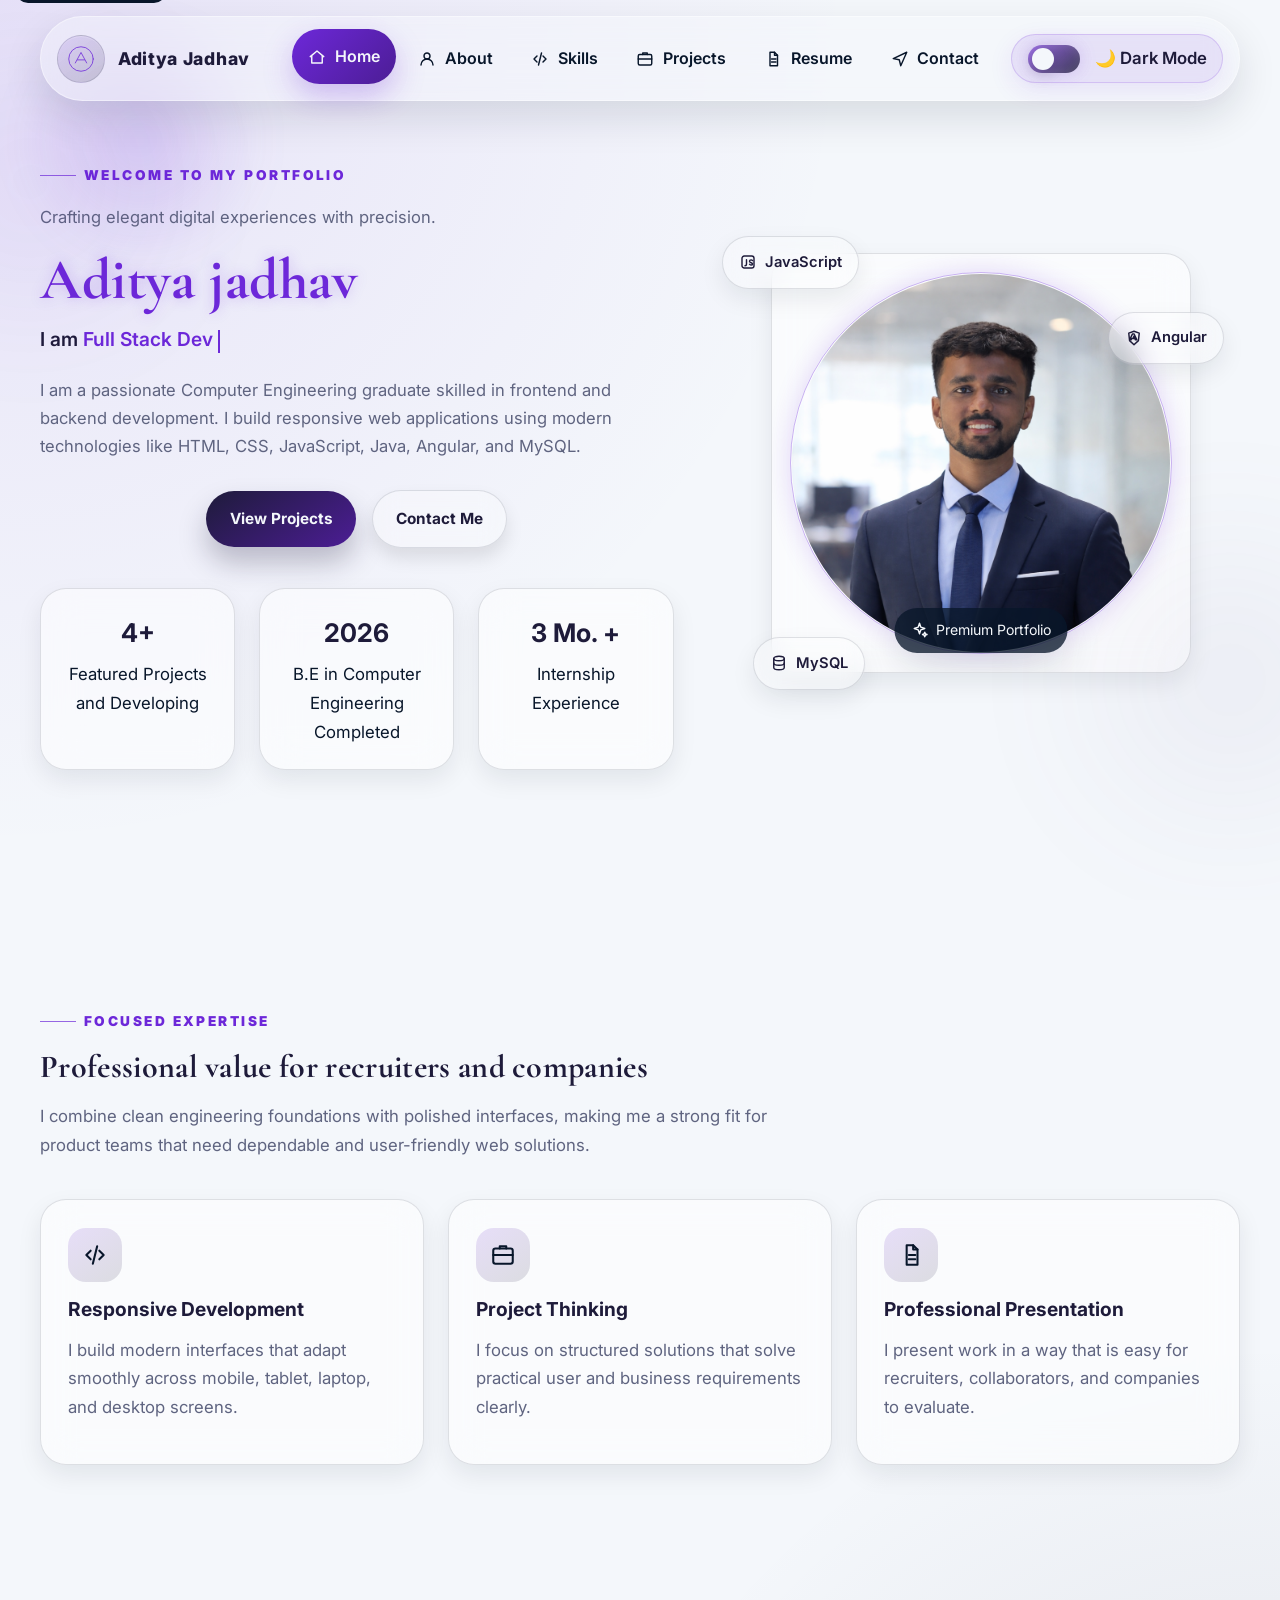
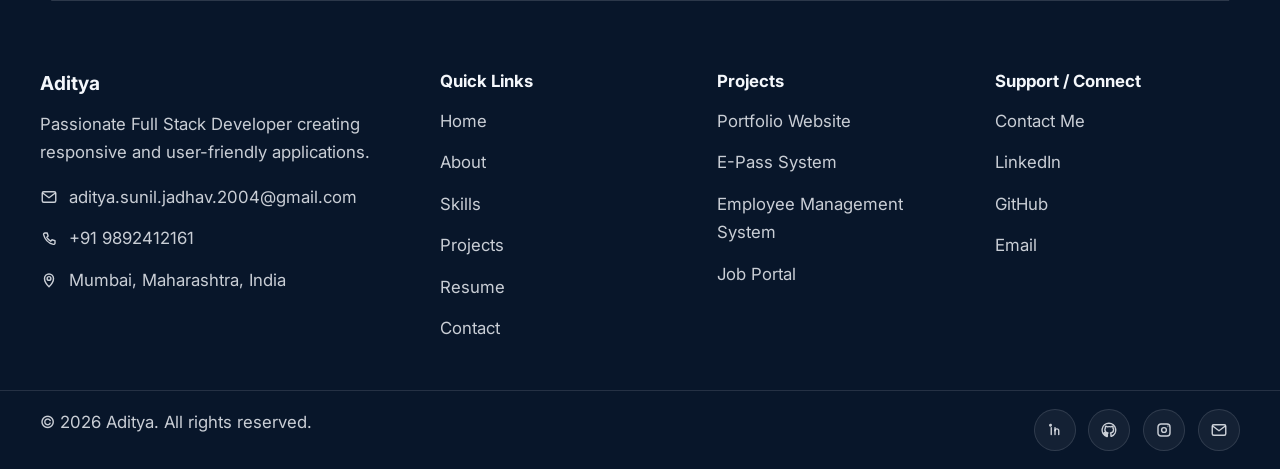
<file: resume/index.html>
<!DOCTYPE html>
<html lang="en" data-page="home">

<head>
  <meta charset="UTF-8">
  <meta name="viewport" content="width=device-width, initial-scale=1.0">
  <link rel="stylesheet" href="style.css">
  <script src="script.js" defer></script>
  <meta name="description"
    content="Aditya's premium personal portfolio website showcasing profile, skills, projects, resume, and contact information.">
  <title>Aditya | Portfolio Home</title>
</head>

<body>
  <div class="cursor-glow" aria-hidden="true"></div>
  <div class="page-loader" aria-hidden="true"><span></span></div>
  <div class="particles" aria-hidden="true"></div>
  <a class="skip-link" href="#main-content">Skip to content</a>
  <header class="site-header">
    <nav class="navbar container" aria-label="Primary navigation">
      <a class="brand" href="index.html" aria-label="Aditya portfolio home">
        <span class="brand-mark">
          <svg viewBox="0 0 64 64" aria-hidden="true">
            <circle cx="32" cy="32" r="28"></circle>
            <path d="M19 41L32 17L45 41"></path>
            <path d="M24 34H40"></path>
          </svg>
        </span>
        <span class="brand-text">Aditya Jadhav</span>
      </a>
      <button class="nav-toggle" aria-label="Open menu" aria-expanded="false" aria-controls="nav-menu">
        <span></span><span></span><span></span>
      </button>
      <div class="nav-panel" id="nav-menu">
        <ul class="nav-links" role="list">
          <li><a class="nav-link active" href="index.html"><span class="icon "><svg viewBox="0 0 24 24"
                  aria-hidden="true">
                  <path d="M3 11.5 12 4l9 7.5"></path>
                  <path d="M5 10.5V20h14v-9.5"></path>
                </svg></span><span>Home</span></a></li>
          <li><a class="nav-link " href="about.html"><span class="icon "><svg viewBox="0 0 24 24" aria-hidden="true">
                  <path d="M12 12a4 4 0 1 0 0-8 4 4 0 0 0 0 8Z"></path>
                  <path d="M4 20a8 8 0 0 1 16 0"></path>
                </svg></span><span>About</span></a></li>
          <li><a class="nav-link " href="skills.html"><span class="icon "><svg viewBox="0 0 24 24" aria-hidden="true">
                  <path d="M8 8 4 12l4 4"></path>
                  <path d="m16 8 4 4-4 4"></path>
                  <path d="m14 4-4 16"></path>
                </svg></span><span>Skills</span></a></li>
          <li><a class="nav-link " href="projects.html"><span class="icon "><svg viewBox="0 0 24 24" aria-hidden="true">
                  <path d="M9 6V4h6v2"></path>
                  <rect x="3" y="6" width="18" height="14" rx="2"></rect>
                  <path d="M3 12h18"></path>
                </svg></span><span>Projects</span></a></li>
          <li><a class="nav-link " href="resume.html"><span class="icon "><svg viewBox="0 0 24 24" aria-hidden="true">
                  <path d="M8 3h6l4 4v14H8z"></path>
                  <path d="M14 3v4h4"></path>
                  <path d="M10 12h6"></path>
                  <path d="M10 16h6"></path>
                </svg></span><span>Resume</span></a></li>
          <li><a class="nav-link " href="contact.html"><span class="icon "><svg viewBox="0 0 24 24" aria-hidden="true">
                  <path d="M3 11.5 21 3 13 21 11 13 3 11.5Z"></path>
                </svg></span><span>Contact</span></a></li>
        </ul>
        <button class="theme-toggle" type="button" aria-label="Switch theme" data-theme-toggle>
          <span class="toggle-track"><span class="toggle-thumb"></span></span>
          <span class="toggle-label">🌙 Dark Mode</span>
        </button>
      </div>
    </nav>
  </header>
  <main id="main-content">
    <section class="hero section">
      <div class="container hero-grid">
        <div class="hero-copy reveal">
          <p class="eyebrow">Welcome to my portfolio </p>
          <p class="hero-description single-line">
            Crafting elegant digital experiences with precision.
          </p>
          <h2 class="hero-name glow-text">Aditya jadhav</h2>
          <p class="typed-line">I am <span class="typed-text"
              data-roles='["Full Stack Developer","Java Developer","Frontend Developer","Web Developer"]'></span><span
              class="typing-caret"></span></p>
          <p class="hero-description">I am a passionate Computer Engineering graduate skilled in frontend and backend
            development. I build responsive web applications using modern technologies like HTML, CSS, JavaScript, Java,
            Angular, and MySQL.</p>
          <div class="button-row">
            <a class="btn btn-primary" href="projects.html">View Projects</a>
            <a class="btn btn-secondary" href="contact.html">Contact Me</a>
          </div>
          <div class="hero-stats">
            <article class="stat-card glass-card reveal"><strong>4+</strong><span>Featured Projects and
                Developing</span></article>
            <article class="stat-card glass-card reveal"><strong>2026</strong><span>B.E in Computer Engineering
                Completed</span></article>
            <article class="stat-card glass-card reveal"><strong>3 Mo. +</strong><span>Internship Experience</span>
            </article>
          </div>
        </div>
        <div class="hero-visual reveal">
          <div class="photo-frame glass-card floating-card">
            <div class="photo-ring"></div>
            <img src="Confident professional in modern office (2).png" alt="Professional portrait of Aditya" width="640"
              height="640" loading="eager">
            <div class="photo-badge"><span class="icon "><svg viewBox="0 0 24 24" aria-hidden="true">
                  <path d="M12 3 13.8 8.2 19 10l-5.2 1.8L12 17l-1.8-5.2L5 10l5.2-1.8L12 3Z"></path>
                  <path d="M19 15l.9 2.1L22 18l-2.1.9L19 21l-.9-2.1L16 18l2.1-.9L19 15Z"></path>
                </svg></span> Premium Portfolio</div>
          </div>
          <div class="floating-pill pill-a"><span class="icon "><svg viewBox="0 0 24 24" aria-hidden="true">
                <rect x="4" y="4" width="16" height="16" rx="3"></rect>
                <path d="M10 9v6c0 1-.7 2-2 2"></path>
                <path d="M14 15c.4.7 1.1 1 2 1 1 0 2-.5 2-1.5 0-2-4-1.1-4-3.5 0-1 .8-1.8 2.1-1.8.9 0 1.6.3 2 .9"></path>
              </svg></span> JavaScript</div>
          <div class="floating-pill pill-b"><span class="icon "><svg viewBox="0 0 24 24" aria-hidden="true">
                <path d="M12 3 5 5.5l1.1 10L12 21l5.9-5.5L19 5.5 12 3Z"></path>
                <path d="m12 6.5 3.8 8h-1.9l-.8-1.9h-4.2l-.8 1.9H6.2l3.8-8Zm0 3-1.4 3.2h2.8L12 9.5Z"></path>
              </svg></span> Angular</div>
          <div class="floating-pill pill-c"><span class="icon "><svg viewBox="0 0 24 24" aria-hidden="true">
                <ellipse cx="12" cy="6" rx="7" ry="3"></ellipse>
                <path d="M5 6v6c0 1.7 3.1 3 7 3s7-1.3 7-3V6"></path>
                <path d="M5 12v6c0 1.7 3.1 3 7 3s7-1.3 7-3v-6"></path>
              </svg></span> MySQL</div>
        </div>
      </div>
      <div class="blob blob-one" aria-hidden="true"></div>
      <div class="blob blob-two" aria-hidden="true"></div>
    </section>
    <section class="section feature-section">
      <div class="container section-heading reveal">
        <p class="eyebrow">Focused expertise</p>
        <h2>Professional value for recruiters and companies</h2>
        <p>I combine clean engineering foundations with polished interfaces, making me a strong fit for product teams
          that need dependable and user-friendly web solutions.</p>
      </div>
      <div class="container feature-grid">
        <article class="feature-card glass-card reveal lift-card"><span class="icon "><svg viewBox="0 0 24 24"
              aria-hidden="true">
              <path d="M8 8 4 12l4 4"></path>
              <path d="m16 8 4 4-4 4"></path>
              <path d="m14 4-4 16"></path>
            </svg></span>
          <h3>Responsive Development</h3>
          <p>I build modern interfaces that adapt smoothly across mobile, tablet, laptop, and desktop screens.</p>
        </article>
        <article class="feature-card glass-card reveal lift-card"><span class="icon "><svg viewBox="0 0 24 24"
              aria-hidden="true">
              <path d="M9 6V4h6v2"></path>
              <rect x="3" y="6" width="18" height="14" rx="2"></rect>
              <path d="M3 12h18"></path>
            </svg></span>
          <h3>Project Thinking</h3>
          <p>I focus on structured solutions that solve practical user and business requirements clearly.</p>
        </article>
        <article class="feature-card glass-card reveal lift-card"><span class="icon "><svg viewBox="0 0 24 24"
              aria-hidden="true">
              <path d="M8 3h6l4 4v14H8z"></path>
              <path d="M14 3v4h4"></path>
              <path d="M10 12h6"></path>
              <path d="M10 16h6"></path>
            </svg></span>
          <h3>Professional Presentation</h3>
          <p>I present work in a way that is easy for recruiters, collaborators, and companies to evaluate.</p>
        </article>
      </div>
    </section>
  </main>
  <footer class="site-footer">
    <div class="container footer-grid">
      <div>
        <h3>Aditya</h3>
        <p>Passionate Full Stack Developer creating responsive and user-friendly applications.</p>
        <ul class="footer-contact" role="list">
          <li><span class="icon "><svg viewBox="0 0 24 24" aria-hidden="true">
                <rect x="3" y="5" width="18" height="14" rx="2"></rect>
                <path d="m4 7 8 6 8-6"></path>
              </svg></span> aditya.sunil.jadhav.2004@gmail.com</li>
          <li><span class="icon "><svg viewBox="0 0 24 24" aria-hidden="true">
                <path
                  d="M6.6 4h3l1.2 4-1.7 1.7a15 15 0 0 0 5.2 5.2L16 13l4 1.2v3a2 2 0 0 1-2.2 2A17.8 17.8 0 0 1 4.8 6.2 2 2 0 0 1 6.6 4Z">
                </path>
              </svg></span> +91 9892412161</li>
          <li><span class="icon "><svg viewBox="0 0 24 24" aria-hidden="true">
                <path d="M12 21s6-5.6 6-11a6 6 0 1 0-12 0c0 5.4 6 11 6 11Z"></path>
                <circle cx="12" cy="10" r="2.5"></circle>
              </svg></span> Mumbai, Maharashtra, India</li>
        </ul>
      </div>
      <div>
        <h4>Quick Links</h4>
        <ul role="list">
          <li><a href="index.html">Home</a></li>
          <li><a href="about.html">About</a></li>
          <li><a href="skills.html">Skills</a></li>
          <li><a href="projects.html">Projects</a></li>
          <li><a href="resume.html">Resume</a></li>
          <li><a href="contact.html">Contact</a></li>
        </ul>
      </div>
      <div>
        <h4>Projects</h4>
        <ul role="list">
          <li><a href="projects.html#portfolio-project">Portfolio Website</a></li>
          <li><a href="projects.html#epass-project">E-Pass System</a></li>
          <li><a href="projects.html#employee-project">Employee Management System</a></li>
          <li><a href="projects.html#jobportal-project">Job Portal</a></li>
        </ul>
      </div>
      <div>
        <h4>Support / Connect</h4>
        <ul role="list">
          <li><a href="contact.html">Contact Me</a></li>
          <li><a href="contact.html#linkedin">LinkedIn</a></li>
          <li><a href="contact.html#github">GitHub</a></li>
          <li><a href="contact.html#email">Email</a></li>
        </ul>
      </div>
    </div>
    <div class="footer-bottom">
      <div class="container footer-bottom-inner">
        <p>© 2026 Aditya. All rights reserved.</p>
        <div class="footer-socials">
          <a href="contact.html#linkedin" aria-label="LinkedIn"><span class="icon "><svg viewBox="0 0 24 24"
                aria-hidden="true">
                <path d="M7 9v9"></path>
                <path d="M7 5.5a1 1 0 1 0 0 .1"></path>
                <path d="M12 18v-5a2.5 2.5 0 0 1 5 0v5"></path>
                <path d="M12 13V9"></path>
              </svg></span></a>
              <a href="#github" aria-label="GitHub"><span class="icon"><svg viewBox="0 0 24 24">
                <path
                  d="M12 3a9 9 0 0 0-2.8 17.6c.4.1.6-.2.6-.5v-1.8c-2.5.6-3-1-3-1-.4-1-.9-1.3-.9-1.3-.8-.5.1-.5.1-.5.9.1 1.4.9 1.4.9.8 1.3 2.1.9 2.6.7.1-.6.3-.9.6-1.1-2-.2-4.1-1-4.1-4.4 0-1 .4-1.8.9-2.4-.1-.2-.4-1.1.1-2.3 0 0 .8-.2 2.5.9a8.6 8.6 0 0 1 4.6 0c1.7-1.1 2.5-.9 2.5-.9.5 1.2.2 2.1.1 2.3.6.6.9 1.4.9 2.4 0 3.4-2.1 4.1-4.1 4.4.3.3.6.8.6 1.6v2.3c0 .3.2.6.6.5A9 9 0 0 0 12 3Z">
                </path>
              </svg></span></a>
          <a href="contact.html#instagram" aria-label="Instagram"><span class="icon "><svg viewBox="0 0 24 24"
                aria-hidden="true">
                <rect x="4" y="4" width="16" height="16" rx="4"></rect>
                <circle cx="12" cy="12" r="3.2"></circle>
                <circle cx="17.2" cy="6.8" r=".8" fill="currentColor" stroke="none"></circle>
              </svg></span></a>
          <a href="contact.html#email" aria-label="Email"><span class="icon "><svg viewBox="0 0 24 24"
                aria-hidden="true">
                <rect x="3" y="5" width="18" height="14" rx="2"></rect>
                <path d="m4 7 8 6 8-6"></path>
              </svg></span></a>
        </div>
      </div>
    </div>
  </footer>
</body>

</html>
</file>
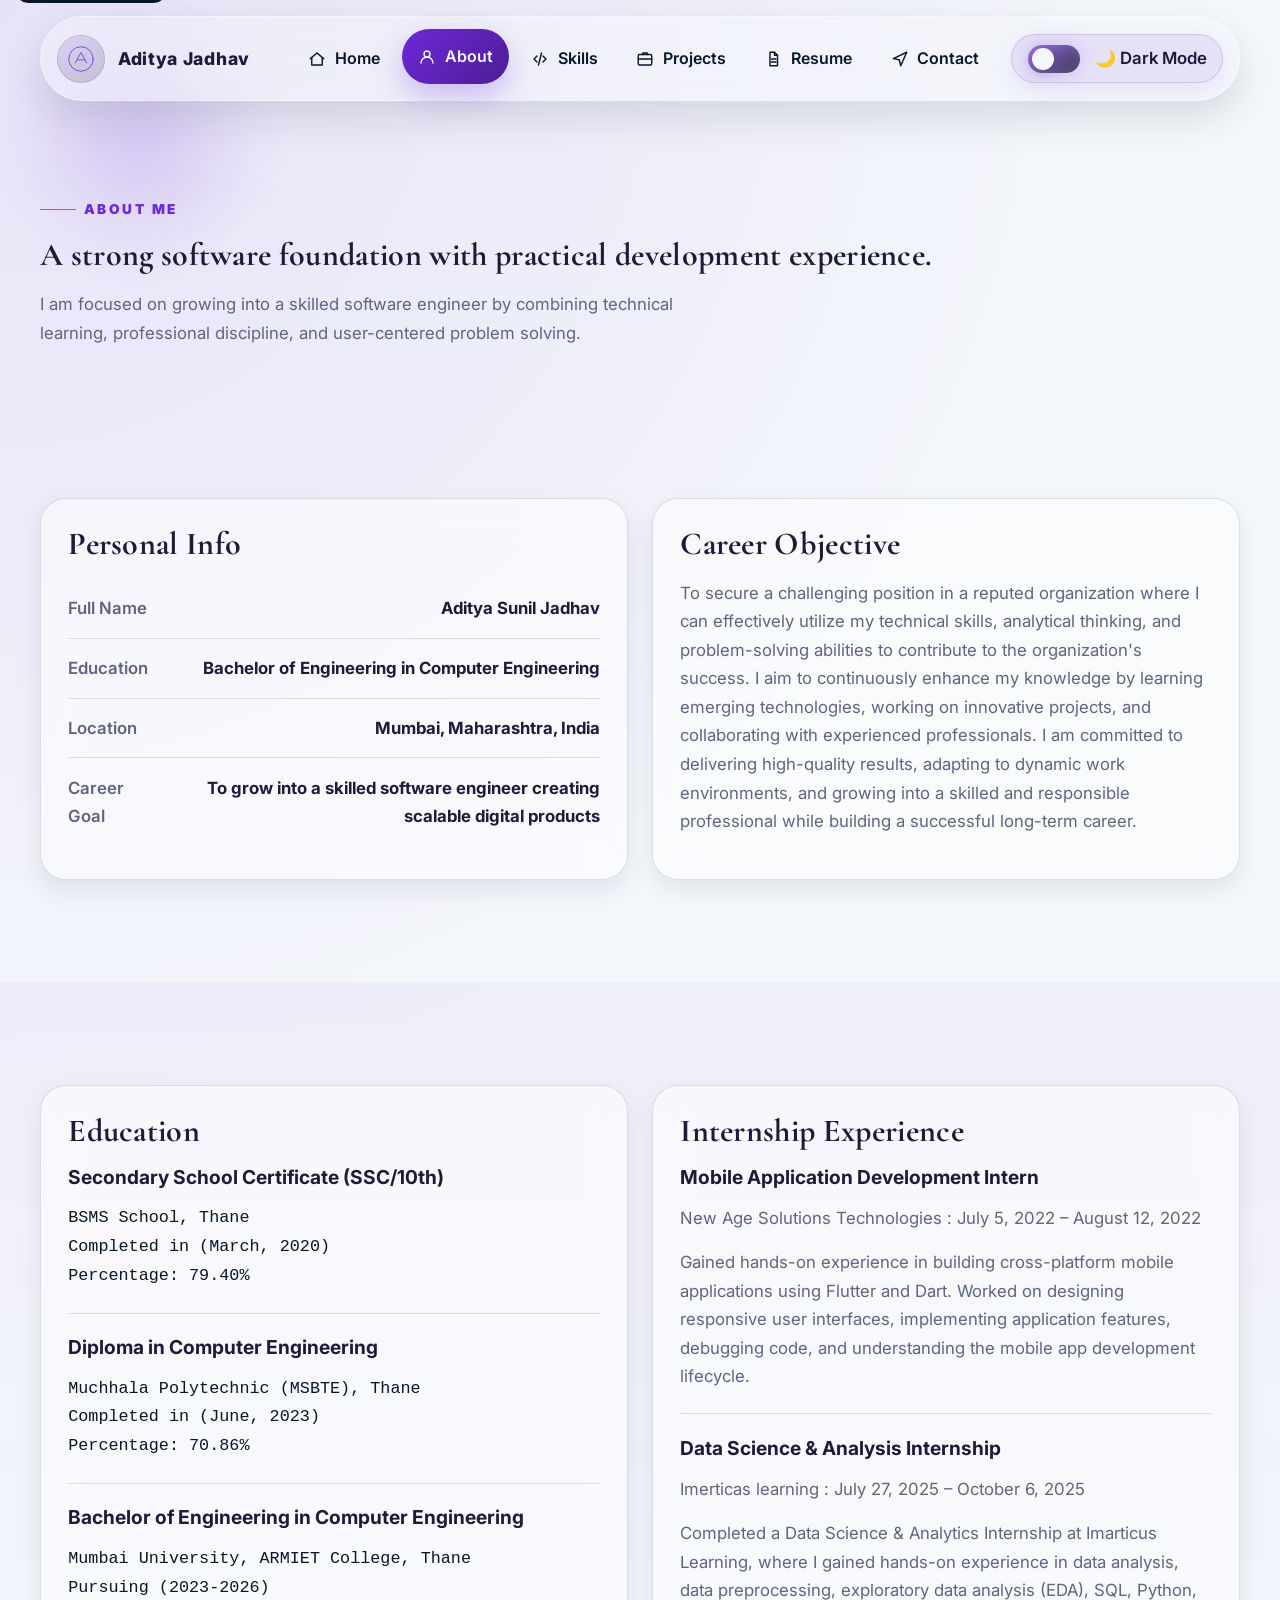
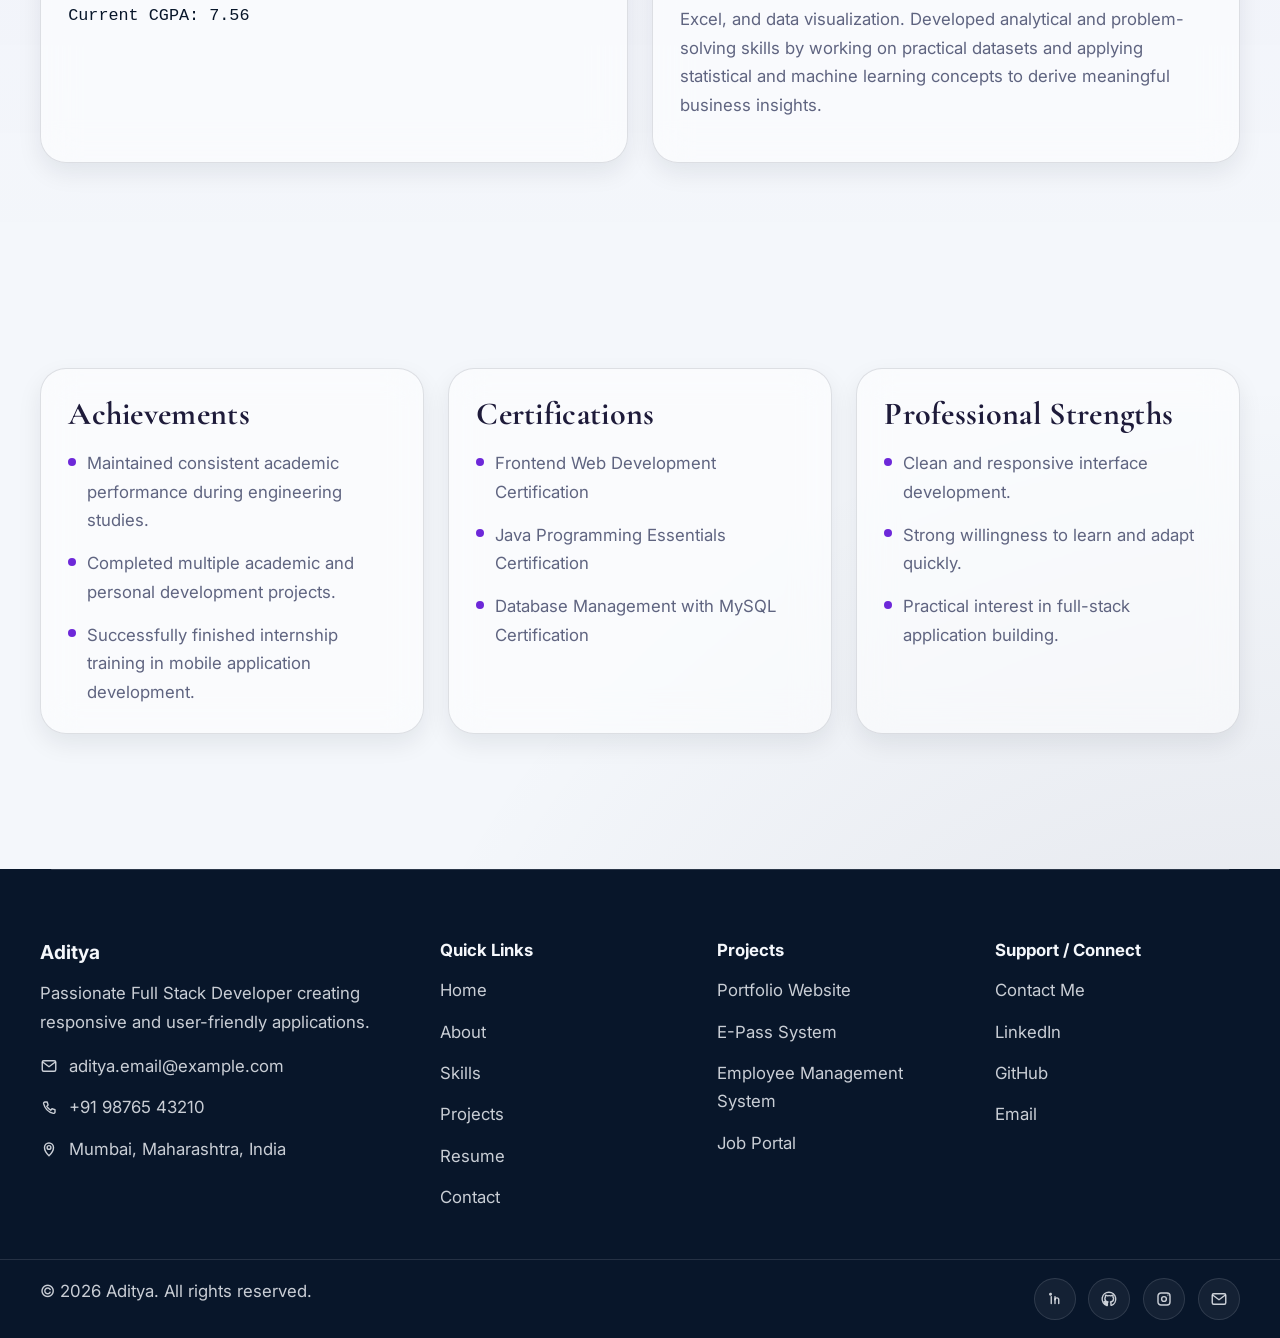
<file: resume/about.html>
<!DOCTYPE html>
<html lang="en" data-page="about">

<head>
  <meta charset="UTF-8">
  <meta name="viewport" content="width=device-width, initial-scale=1.0">
  <link rel="stylesheet" href="style.css">
  <script src="script.js" defer></script>
  <meta name="description"
    content="Learn more about Aditya's education, professional profile, career objective, internship, achievements, and certifications.">
  <title>Aditya | About</title>
</head>

<body>
  <div class="cursor-glow" aria-hidden="true"></div>
  <div class="particles" aria-hidden="true"></div><a class="skip-link" href="#main-content">Skip to content</a>
  <header class="site-header">
    <nav class="navbar container" aria-label="Primary navigation">
      <a class="brand" href="index.html" aria-label="Aditya portfolio home">
        <span class="brand-mark">
          <svg viewBox="0 0 64 64" aria-hidden="true">
            <circle cx="32" cy="32" r="28"></circle>
            <path d="M19 41L32 17L45 41"></path>
            <path d="M24 34H40"></path>
          </svg>
        </span>
        <span class="brand-text">Aditya Jadhav</span>
      </a>
      <button class="nav-toggle" aria-label="Open menu" aria-expanded="false" aria-controls="nav-menu">
        <span></span><span></span><span></span>
      </button>
      <div class="nav-panel" id="nav-menu">
        <ul class="nav-links" role="list">
          <li><a class="nav-link " href="index.html"><span class="icon "><svg viewBox="0 0 24 24" aria-hidden="true">
                  <path d="M3 11.5 12 4l9 7.5"></path>
                  <path d="M5 10.5V20h14v-9.5"></path>
                </svg></span><span>Home</span></a></li>
          <li><a class="nav-link active" href="about.html"><span class="icon "><svg viewBox="0 0 24 24"
                  aria-hidden="true">
                  <path d="M12 12a4 4 0 1 0 0-8 4 4 0 0 0 0 8Z"></path>
                  <path d="M4 20a8 8 0 0 1 16 0"></path>
                </svg></span><span>About</span></a></li>
          <li><a class="nav-link " href="skills.html"><span class="icon "><svg viewBox="0 0 24 24" aria-hidden="true">
                  <path d="M8 8 4 12l4 4"></path>
                  <path d="m16 8 4 4-4 4"></path>
                  <path d="m14 4-4 16"></path>
                </svg></span><span>Skills</span></a></li>
          <li><a class="nav-link " href="projects.html"><span class="icon "><svg viewBox="0 0 24 24" aria-hidden="true">
                  <path d="M9 6V4h6v2"></path>
                  <rect x="3" y="6" width="18" height="14" rx="2"></rect>
                  <path d="M3 12h18"></path>
                </svg></span><span>Projects</span></a></li>
          <li><a class="nav-link " href="resume.html"><span class="icon "><svg viewBox="0 0 24 24" aria-hidden="true">
                  <path d="M8 3h6l4 4v14H8z"></path>
                  <path d="M14 3v4h4"></path>
                  <path d="M10 12h6"></path>
                  <path d="M10 16h6"></path>
                </svg></span><span>Resume</span></a></li>
          <li><a class="nav-link " href="contact.html"><span class="icon "><svg viewBox="0 0 24 24" aria-hidden="true">
                  <path d="M3 11.5 21 3 13 21 11 13 3 11.5Z"></path>
                </svg></span><span>Contact</span></a></li>
        </ul>
        <button class="theme-toggle" type="button" aria-label="Switch theme" data-theme-toggle>
          <span class="toggle-track"><span class="toggle-thumb"></span></span>
          <span class="toggle-label">🌙 Dark Mode</span>
        </button>
      </div>
    </nav>
  </header>
  <main id="main-content" class="inner-page-main">
    <section class="page-hero section">
      <div class="container reveal">
        <p class="eyebrow">About me</p>
        <h2> A strong software foundation with practical development experience.</h2>
        <p class="section-intro">I am focused on growing into a skilled software engineer by combining technical
          learning, professional discipline, and user-centered problem solving.</p>
      </div>
    </section>
    <section class="section">
      <div class="container info-grid">
        <article class="glass-card reveal lift-card info-card">
          <h2>Personal Info</h2>
          <ul role="list" class="details-list">
            <li><span>Full Name</span><strong>Aditya   Sunil  Jadhav</strong></li>
            <li><span>Education</span><strong>Bachelor of Engineering in Computer Engineering</strong></li>
            <li><span>Location</span><strong>Mumbai, Maharashtra, India</strong></li>
            <li><span>Career Goal</span><strong>To grow into a skilled software engineer creating scalable digital
                products</strong></li>

          </ul>
        </article>
        <article class="glass-card reveal lift-card info-card">
          <h2>Career Objective</h2>
          <p>To secure a challenging position in a reputed organization where I can effectively utilize my technical
            skills, analytical thinking, and problem-solving abilities to contribute to the organization's success. I
            aim to continuously enhance my knowledge by learning emerging technologies, working on innovative projects,
            and collaborating with experienced professionals. I am committed to delivering high-quality results,
            adapting to dynamic work environments, and growing into a skilled and responsible professional while
            building a successful long-term career.</p>
        </article>
      </div>
    </section>
    <section class="section muted-section">
      <div class="container timeline-grid">
        <article class="glass-card reveal lift-card timeline-card">
          <h2>Education</h2>
          <div class="timeline-item">
            <h3>Secondary School Certificate (SSC/10th) </h3>
            <pre>BSMS School, Thane  
Completed in (March, 2020) 
Percentage: 79.40%</pre>
          </div>
          <div class="timeline-item">
            <h3>Diploma in Computer Engineering</h3>
            <pre>Muchhala Polytechnic (MSBTE), Thane  
Completed in (June, 2023) 
Percentage: 70.86% </pre>
          </div>
          <div class="timeline-item">
            <h3>Bachelor of Engineering in Computer Engineering</h3>
            <pre>Mumbai University, ARMIET College, Thane  
Pursuing (2023-2026) 
Current CGPA: 7.56</pre>
          </div>
        </article>
        <article class="glass-card reveal lift-card timeline-card">
          <h2>Internship Experience</h2>
          <div class="timeline-item">
            <h3 >Mobile Application Development Intern </h3>
            <p>New Age Solutions Technologies : July 5, 2022 – August 12, 2022</p>
<p>Gained hands-on experience in building cross-platform mobile applications using Flutter and Dart. Worked on designing responsive user interfaces, implementing application features, debugging code, and understanding the mobile app development lifecycle.</p>
          </div>
          <div class="timeline-item">
            <h3 >Data Science & Analysis Internship </h3>
            <p>Imerticas learning : July 27, 2025 – October 6, 2025</p>
<p>Completed a Data Science & Analytics Internship at Imarticus Learning, where I gained hands-on experience in data analysis, data preprocessing, exploratory data analysis (EDA), SQL, Python, Excel, and data visualization. Developed analytical and problem-solving skills by working on practical datasets and applying statistical and machine learning concepts to derive meaningful business insights.</p>
          </div>
        </article>
      </div>
    </section>
    <section class="section">
      <div class="container cards-three">
        <article class="glass-card reveal lift-card compact-card">
          <h2>Achievements</h2>
          <ul role="list" class="bullet-list">
            <li>Maintained consistent academic performance during engineering studies.</li>
            <li>Completed multiple academic and personal development projects.</li>
            <li>Successfully finished internship training in mobile application development.</li>
          </ul>
        </article>
        <article class="glass-card reveal lift-card compact-card">
          <h2>Certifications</h2>
          <ul role="list" class="bullet-list">
            <li>Frontend Web Development Certification</li>
            <li>Java Programming Essentials Certification</li>
            <li>Database Management with MySQL Certification</li>
          </ul>
        </article>
        <article class="glass-card reveal lift-card compact-card">
          <h2>Professional Strengths</h2>
          <ul role="list" class="bullet-list">
            <li>Clean and responsive interface development.</li>
            <li>Strong willingness to learn and adapt quickly.</li>
            <li>Practical interest in full-stack application building.</li>
          </ul>
        </article>
      </div>
    </section>
  </main>
  <footer class="site-footer">
    <div class="container footer-grid">
      <div>
        <h3>Aditya</h3>
        <p>Passionate Full Stack Developer creating responsive and user-friendly applications.</p>
        <ul class="footer-contact" role="list">
          <li><span class="icon "><svg viewBox="0 0 24 24" aria-hidden="true">
                <rect x="3" y="5" width="18" height="14" rx="2"></rect>
                <path d="m4 7 8 6 8-6"></path>
              </svg></span> aditya.email@example.com</li>
          <li><span class="icon "><svg viewBox="0 0 24 24" aria-hidden="true">
                <path
                  d="M6.6 4h3l1.2 4-1.7 1.7a15 15 0 0 0 5.2 5.2L16 13l4 1.2v3a2 2 0 0 1-2.2 2A17.8 17.8 0 0 1 4.8 6.2 2 2 0 0 1 6.6 4Z">
                </path>
              </svg></span> +91 98765 43210</li>
          <li><span class="icon "><svg viewBox="0 0 24 24" aria-hidden="true">
                <path d="M12 21s6-5.6 6-11a6 6 0 1 0-12 0c0 5.4 6 11 6 11Z"></path>
                <circle cx="12" cy="10" r="2.5"></circle>
              </svg></span> Mumbai, Maharashtra, India</li>
        </ul>
      </div>
      <div>
        <h4>Quick Links</h4>
        <ul role="list">
          <li><a href="index.html">Home</a></li>
          <li><a href="about.html">About</a></li>
          <li><a href="skills.html">Skills</a></li>
          <li><a href="projects.html">Projects</a></li>
          <li><a href="resume.html">Resume</a></li>
          <li><a href="contact.html">Contact</a></li>
        </ul>
      </div>
      <div>
        <h4>Projects</h4>
        <ul role="list">
          <li><a href="projects.html#portfolio-project">Portfolio Website</a></li>
          <li><a href="projects.html#epass-project">E-Pass System</a></li>
          <li><a href="projects.html#employee-project">Employee Management System</a></li>
          <li><a href="projects.html#jobportal-project">Job Portal</a></li>
        </ul>
      </div>
      <div>
        <h4>Support / Connect</h4>
        <ul role="list">
          <li><a href="contact.html">Contact Me</a></li>
          <li><a href="contact.html#linkedin">LinkedIn</a></li>
          <li><a href="contact.html#github">GitHub</a></li>
          <li><a href="contact.html#email">Email</a></li>
        </ul>
      </div>
    </div>
    <div class="footer-bottom">
      <div class="container footer-bottom-inner">
        <p>© 2026 Aditya. All rights reserved.</p>
        <div class="footer-socials">
          <a href="contact.html#linkedin" aria-label="LinkedIn"><span class="icon "><svg viewBox="0 0 24 24"
                aria-hidden="true">
                <path d="M7 9v9"></path>
                <path d="M7 5.5a1 1 0 1 0 0 .1"></path>
                <path d="M12 18v-5a2.5 2.5 0 0 1 5 0v5"></path>
                <path d="M12 13V9"></path>
              </svg></span></a>
          <a href="contact.html#github" aria-label="GitHub"><span class="icon "><svg viewBox="0 0 24 24"
                aria-hidden="true">
                <path
                  d="M12 3a9 9 0 0 0-2.8 17.6c.4.1.6-.2.6-.5v-1.8c-2.5.6-3-1-3-1-.4-1-.9-1.3-.9-1.3-.8-.5.1-.5.1-.5.9.1 1.4.9 1.4.9.8 1.3 2.1.9 2.6.7.1-.6.3-.9.6-1.1-2-.2-4.1-1-4.1-4.4 0-1 .4-1.8.9-2.4-.1-.2-.4-1.1.1-2.3 0 0 .8-.2 2.5.9a8.6 8.6 0 0 1 4.6 0c1.7-1.1 2.5-.9 2.5-.9.5 1.2.2 2.1.1 2.3.6.6.9 1.4.9 2.4 0 3.4-2.1 4.1-4.1 4.4.3.3.6.8.6 1.6v2.3c0 .3.2.6.6.5A9 9 0 0 0 12 3Z">
                </path>
              </svg></span></a>
          <a href="contact.html#instagram" aria-label="Instagram"><span class="icon "><svg viewBox="0 0 24 24"
                aria-hidden="true">
                <rect x="4" y="4" width="16" height="16" rx="4"></rect>
                <circle cx="12" cy="12" r="3.2"></circle>
                <circle cx="17.2" cy="6.8" r=".8" fill="currentColor" stroke="none"></circle>
              </svg></span></a>
          <a href="contact.html#email" aria-label="Email"><span class="icon "><svg viewBox="0 0 24 24"
                aria-hidden="true">
                <rect x="3" y="5" width="18" height="14" rx="2"></rect>
                <path d="m4 7 8 6 8-6"></path>
              </svg></span></a>
        </div>
      </div>
    </div>
  </footer>
</body>

</html>
</file>
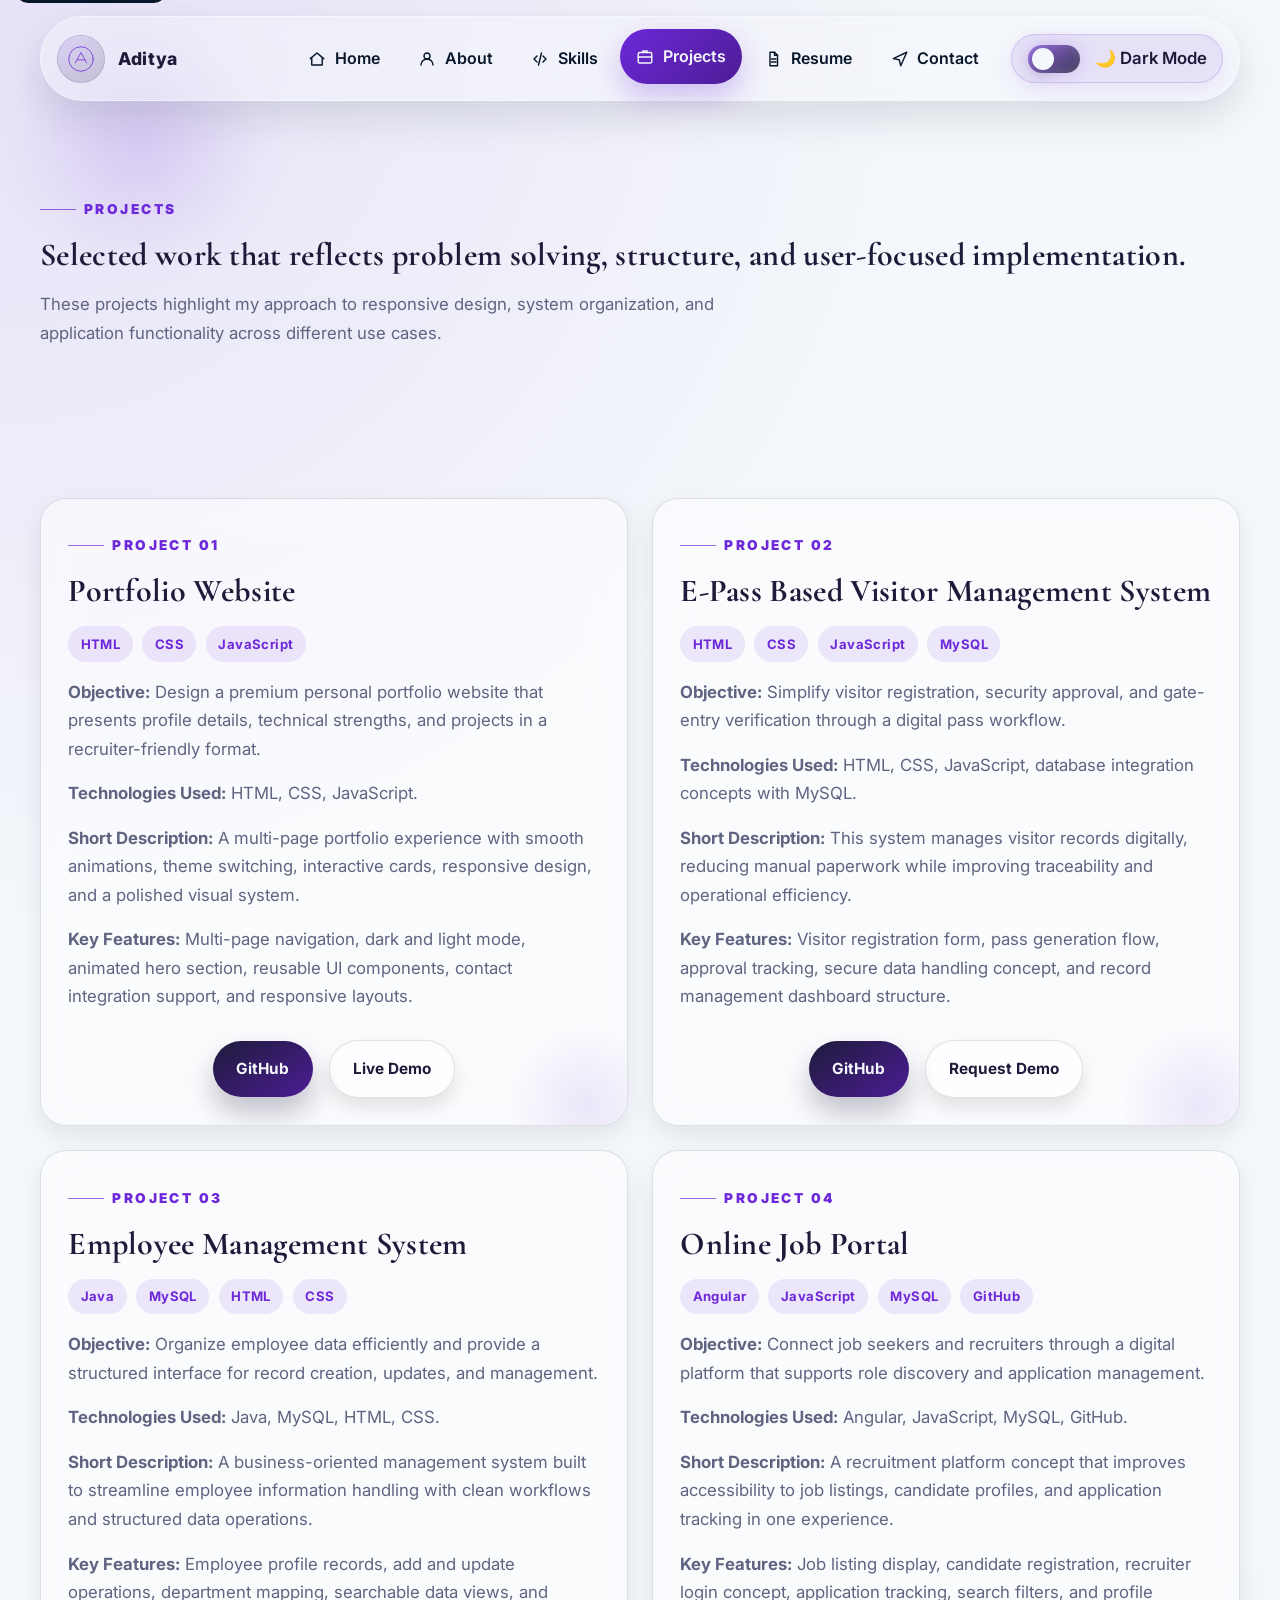
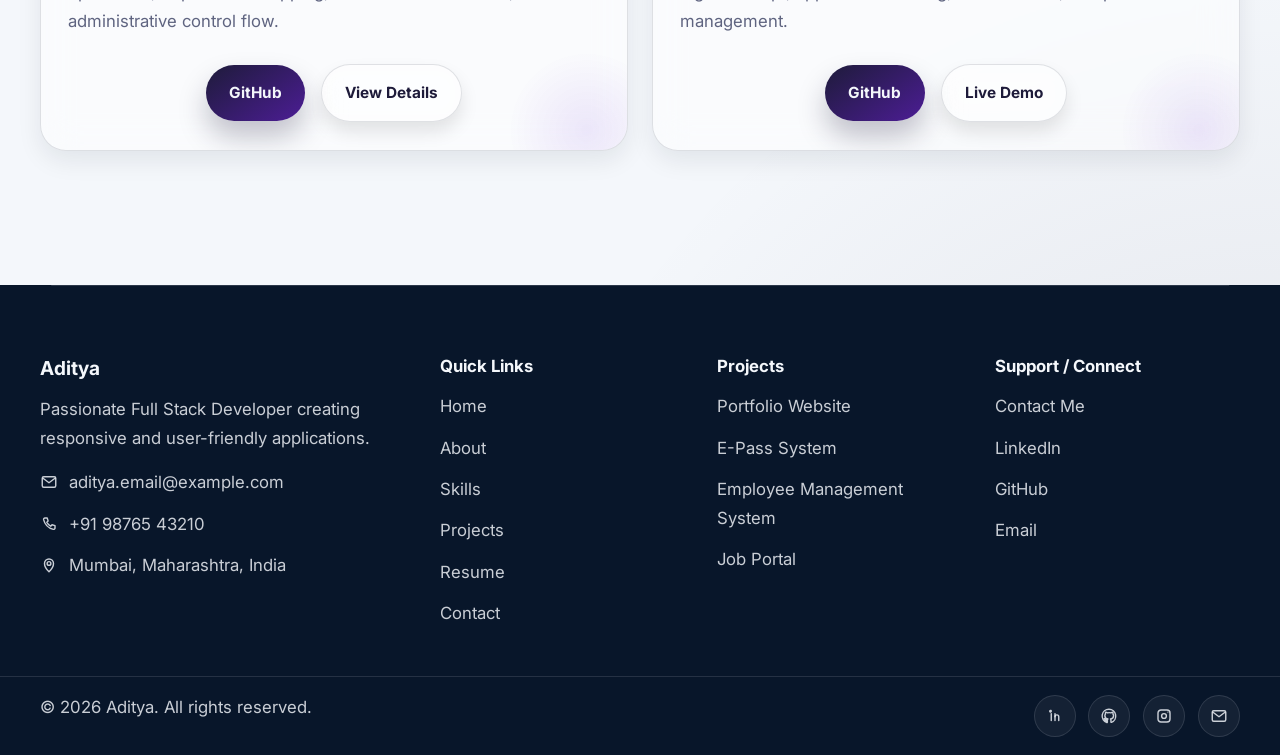
<file: resume/projects.html>
<!DOCTYPE html>
<html lang="en" data-page="projects">

<head>
  <meta charset="UTF-8">
  <meta name="viewport" content="width=device-width, initial-scale=1.0">
  <link rel="stylesheet" href="style.css">
  <script src="script.js" defer></script>
  <meta name="description"
    content="View Aditya's portfolio projects including a portfolio website, E-Pass visitor system, employee management system, and online job portal.">
  <title>Aditya | Projects</title>
</head>

<body>
  <div class="cursor-glow" aria-hidden="true"></div>
  <div class="particles" aria-hidden="true"></div><a class="skip-link" href="#main-content">Skip to content</a>
  <header class="site-header">
    <nav class="navbar container" aria-label="Primary navigation">
      <a class="brand" href="index.html" aria-label="Aditya portfolio home">
        <span class="brand-mark">
          <svg viewBox="0 0 64 64" aria-hidden="true">
            <circle cx="32" cy="32" r="28"></circle>
            <path d="M19 41L32 17L45 41"></path>
            <path d="M24 34H40"></path>
          </svg>
        </span>
        <span class="brand-text">Aditya</span>
      </a>
      <button class="nav-toggle" aria-label="Open menu" aria-expanded="false" aria-controls="nav-menu">
        <span></span><span></span><span></span>
      </button>
      <div class="nav-panel" id="nav-menu">
        <ul class="nav-links" role="list">
          <li><a class="nav-link " href="index.html"><span class="icon "><svg viewBox="0 0 24 24" aria-hidden="true">
                  <path d="M3 11.5 12 4l9 7.5"></path>
                  <path d="M5 10.5V20h14v-9.5"></path>
                </svg></span><span>Home</span></a></li>
          <li><a class="nav-link " href="about.html"><span class="icon "><svg viewBox="0 0 24 24" aria-hidden="true">
                  <path d="M12 12a4 4 0 1 0 0-8 4 4 0 0 0 0 8Z"></path>
                  <path d="M4 20a8 8 0 0 1 16 0"></path>
                </svg></span><span>About</span></a></li>
          <li><a class="nav-link " href="skills.html"><span class="icon "><svg viewBox="0 0 24 24" aria-hidden="true">
                  <path d="M8 8 4 12l4 4"></path>
                  <path d="m16 8 4 4-4 4"></path>
                  <path d="m14 4-4 16"></path>
                </svg></span><span>Skills</span></a></li>
          <li><a class="nav-link active" href="projects.html"><span class="icon "><svg viewBox="0 0 24 24"
                  aria-hidden="true">
                  <path d="M9 6V4h6v2"></path>
                  <rect x="3" y="6" width="18" height="14" rx="2"></rect>
                  <path d="M3 12h18"></path>
                </svg></span><span>Projects</span></a></li>
          <li><a class="nav-link " href="resume.html"><span class="icon "><svg viewBox="0 0 24 24" aria-hidden="true">
                  <path d="M8 3h6l4 4v14H8z"></path>
                  <path d="M14 3v4h4"></path>
                  <path d="M10 12h6"></path>
                  <path d="M10 16h6"></path>
                </svg></span><span>Resume</span></a></li>
          <li><a class="nav-link " href="contact.html"><span class="icon "><svg viewBox="0 0 24 24" aria-hidden="true">
                  <path d="M3 11.5 21 3 13 21 11 13 3 11.5Z"></path>
                </svg></span><span>Contact</span></a></li>
        </ul>
        <button class="theme-toggle" type="button" aria-label="Switch theme" data-theme-toggle>
          <span class="toggle-track"><span class="toggle-thumb"></span></span>
          <span class="toggle-label">🌙 Dark Mode</span>
        </button>
      </div>
    </nav>
  </header>
  <main id="main-content" class="inner-page-main">
    <section class="page-hero section">
      <div class="container reveal">
        <p class="eyebrow">Projects</p>
        <h2>Selected work that reflects problem solving, structure, and user-focused implementation.</h2>
        <p class="section-intro">These projects highlight my approach to responsive design, system organization, and
          application functionality across different use cases.</p>
      </div>
    </section>
    <section class="section">
      <div class="container project-grid">
        <article class="project-card glass-card reveal tilt-card" id="portfolio-project">
          <div class="project-top">
            <p class="eyebrow">Project 01</p>
            <h2>Portfolio Website</h2>
            <div class="badge-row"><span>HTML</span><span>CSS</span><span>JavaScript</span></div>
          </div>
          <p><strong>Objective:</strong> Design a premium personal portfolio website that presents profile details,
            technical strengths, and projects in a recruiter-friendly format.</p>
          <p><strong>Technologies Used:</strong> HTML, CSS, JavaScript.</p>
          <p><strong>Short Description:</strong> A multi-page portfolio experience with smooth animations, theme
            switching, interactive cards, responsive design, and a polished visual system.</p>
          <p><strong>Key Features:</strong> Multi-page navigation, dark and light mode, animated hero section, reusable
            UI components, contact integration support, and responsive layouts.</p>
          <div class="button-row"><a class="btn btn-primary" href="contact.html">GitHub</a><a class="btn btn-secondary"
              href="index.html">Live Demo</a></div>
        </article>
        <article class="project-card glass-card reveal tilt-card" id="epass-project">
          <div class="project-top">
            <p class="eyebrow">Project 02</p>
            <h2>E-Pass Based Visitor Management System</h2>
            <div class="badge-row"><span>HTML</span><span>CSS</span><span>JavaScript</span><span>MySQL</span></div>
          </div>
          <p><strong>Objective:</strong> Simplify visitor registration, security approval, and gate-entry verification
            through a digital pass workflow.</p>
          <p><strong>Technologies Used:</strong> HTML, CSS, JavaScript, database integration concepts with MySQL.</p>
          <p><strong>Short Description:</strong> This system manages visitor records digitally, reducing manual
            paperwork while improving traceability and operational efficiency.</p>
          <p><strong>Key Features:</strong> Visitor registration form, pass generation flow, approval tracking, secure
            data handling concept, and record management dashboard structure.</p>
          <div class="button-row"><a class="btn btn-primary" href="contact.html">GitHub</a><a class="btn btn-secondary"
              href="contact.html">Request Demo</a></div>
        </article>
        <article class="project-card glass-card reveal tilt-card" id="employee-project">
          <div class="project-top">
            <p class="eyebrow">Project 03</p>
            <h2>Employee Management System</h2>
            <div class="badge-row"><span>Java</span><span>MySQL</span><span>HTML</span><span>CSS</span></div>
          </div>
          <p><strong>Objective:</strong> Organize employee data efficiently and provide a structured interface for
            record creation, updates, and management.</p>
          <p><strong>Technologies Used:</strong> Java, MySQL, HTML, CSS.</p>
          <p><strong>Short Description:</strong> A business-oriented management system built to streamline employee
            information handling with clean workflows and structured data operations.</p>
          <p><strong>Key Features:</strong> Employee profile records, add and update operations, department mapping,
            searchable data views, and administrative control flow.</p>
          <div class="button-row"><a class="btn btn-primary" href="contact.html">GitHub</a><a class="btn btn-secondary"
              href="contact.html">View Details</a></div>
        </article>
        <article class="project-card glass-card reveal tilt-card" id="jobportal-project">
          <div class="project-top">
            <p class="eyebrow">Project 04</p>
            <h2>Online Job Portal</h2>
            <div class="badge-row"><span>Angular</span><span>JavaScript</span><span>MySQL</span><span>GitHub</span>
            </div>
          </div>
          <p><strong>Objective:</strong> Connect job seekers and recruiters through a digital platform that supports
            role discovery and application management.</p>
          <p><strong>Technologies Used:</strong> Angular, JavaScript, MySQL, GitHub.</p>
          <p><strong>Short Description:</strong> A recruitment platform concept that improves accessibility to job
            listings, candidate profiles, and application tracking in one experience.</p>
          <p><strong>Key Features:</strong> Job listing display, candidate registration, recruiter login concept,
            application tracking, search filters, and profile management.</p>
          <div class="button-row"><a class="btn btn-primary" href="contact.html">GitHub</a><a class="btn btn-secondary"
              href="contact.html">Live Demo</a></div>
        </article>
      </div>
    </section>
  </main>
  <footer class="site-footer">
    <div class="container footer-grid">
      <div>
        <h3>Aditya</h3>
        <p>Passionate Full Stack Developer creating responsive and user-friendly applications.</p>
        <ul class="footer-contact" role="list">
          <li><span class="icon "><svg viewBox="0 0 24 24" aria-hidden="true">
                <rect x="3" y="5" width="18" height="14" rx="2"></rect>
                <path d="m4 7 8 6 8-6"></path>
              </svg></span> aditya.email@example.com</li>
          <li><span class="icon "><svg viewBox="0 0 24 24" aria-hidden="true">
                <path
                  d="M6.6 4h3l1.2 4-1.7 1.7a15 15 0 0 0 5.2 5.2L16 13l4 1.2v3a2 2 0 0 1-2.2 2A17.8 17.8 0 0 1 4.8 6.2 2 2 0 0 1 6.6 4Z">
                </path>
              </svg></span> +91 98765 43210</li>
          <li><span class="icon "><svg viewBox="0 0 24 24" aria-hidden="true">
                <path d="M12 21s6-5.6 6-11a6 6 0 1 0-12 0c0 5.4 6 11 6 11Z"></path>
                <circle cx="12" cy="10" r="2.5"></circle>
              </svg></span> Mumbai, Maharashtra, India</li>
        </ul>
      </div>
      <div>
        <h4>Quick Links</h4>
        <ul role="list">
          <li><a href="index.html">Home</a></li>
          <li><a href="about.html">About</a></li>
          <li><a href="skills.html">Skills</a></li>
          <li><a href="projects.html">Projects</a></li>
          <li><a href="resume.html">Resume</a></li>
          <li><a href="contact.html">Contact</a></li>
        </ul>
      </div>
      <div>
        <h4>Projects</h4>
        <ul role="list">
          <li><a href="projects.html#portfolio-project">Portfolio Website</a></li>
          <li><a href="projects.html#epass-project">E-Pass System</a></li>
          <li><a href="projects.html#employee-project">Employee Management System</a></li>
          <li><a href="projects.html#jobportal-project">Job Portal</a></li>
        </ul>
      </div>
      <div>
        <h4>Support / Connect</h4>
        <ul role="list">
          <li><a href="contact.html">Contact Me</a></li>
          <li><a href="contact.html#linkedin">LinkedIn</a></li>
          <li><a href="contact.html#github">GitHub</a></li>
          <li><a href="contact.html#email">Email</a></li>
        </ul>
      </div>
    </div>
    <div class="footer-bottom">
      <div class="container footer-bottom-inner">
        <p>© 2026 Aditya. All rights reserved.</p>
        <div class="footer-socials">
          <a href="contact.html#linkedin" aria-label="LinkedIn"><span class="icon "><svg viewBox="0 0 24 24"
                aria-hidden="true">
                <path d="M7 9v9"></path>
                <path d="M7 5.5a1 1 0 1 0 0 .1"></path>
                <path d="M12 18v-5a2.5 2.5 0 0 1 5 0v5"></path>
                <path d="M12 13V9"></path>
              </svg></span></a>
          <a href="contact.html#github" aria-label="GitHub"><span class="icon "><svg viewBox="0 0 24 24"
                aria-hidden="true">
                <path
                  d="M12 3a9 9 0 0 0-2.8 17.6c.4.1.6-.2.6-.5v-1.8c-2.5.6-3-1-3-1-.4-1-.9-1.3-.9-1.3-.8-.5.1-.5.1-.5.9.1 1.4.9 1.4.9.8 1.3 2.1.9 2.6.7.1-.6.3-.9.6-1.1-2-.2-4.1-1-4.1-4.4 0-1 .4-1.8.9-2.4-.1-.2-.4-1.1.1-2.3 0 0 .8-.2 2.5.9a8.6 8.6 0 0 1 4.6 0c1.7-1.1 2.5-.9 2.5-.9.5 1.2.2 2.1.1 2.3.6.6.9 1.4.9 2.4 0 3.4-2.1 4.1-4.1 4.4.3.3.6.8.6 1.6v2.3c0 .3.2.6.6.5A9 9 0 0 0 12 3Z">
                </path>
              </svg></span></a>
          <a href="contact.html#instagram" aria-label="Instagram"><span class="icon "><svg viewBox="0 0 24 24"
                aria-hidden="true">
                <rect x="4" y="4" width="16" height="16" rx="4"></rect>
                <circle cx="12" cy="12" r="3.2"></circle>
                <circle cx="17.2" cy="6.8" r=".8" fill="currentColor" stroke="none"></circle>
              </svg></span></a>
          <a href="contact.html#email" aria-label="Email"><span class="icon "><svg viewBox="0 0 24 24"
                aria-hidden="true">
                <rect x="3" y="5" width="18" height="14" rx="2"></rect>
                <path d="m4 7 8 6 8-6"></path>
              </svg></span></a>
        </div>
      </div>
    </div>
  </footer>
</body>

</html>
</file>
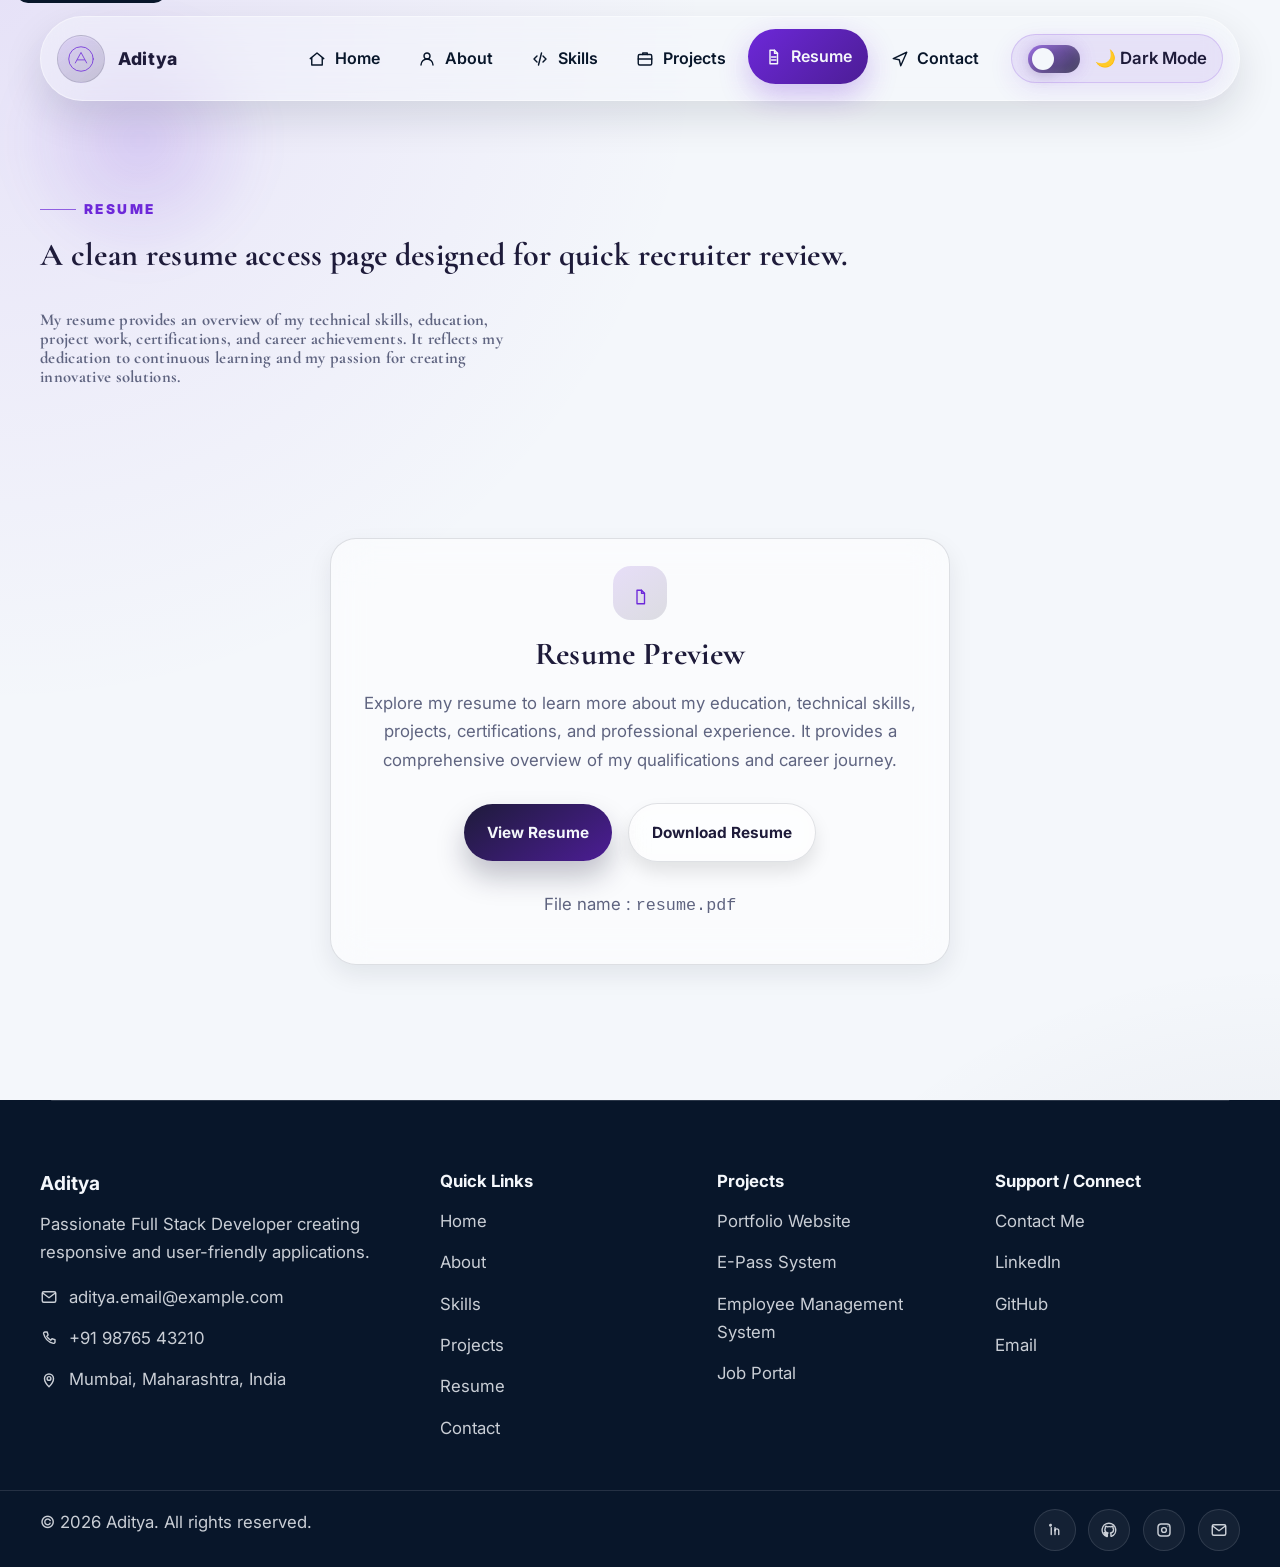
<file: resume/resume.html>
<!DOCTYPE html>
<html lang="en" data-page="resume">

<head>
  <meta charset="UTF-8">
  <meta name="viewport" content="width=device-width, initial-scale=1.0">
  <link rel="stylesheet" href="style.css">
  <script src="script.js" defer></script>
  <meta name="description" content="Preview and access Aditya's resume with view and download actions.">
  <title>Aditya | Resume</title>
</head>

<body>
  <div class="cursor-glow" aria-hidden="true"></div>
  <div class="particles" aria-hidden="true"></div><a class="skip-link" href="#main-content">Skip to content</a>
  <header class="site-header">
    <nav class="navbar container" aria-label="Primary navigation">
      <a class="brand" href="index.html" aria-label="Aditya portfolio home">
        <span class="brand-mark">
          <svg viewBox="0 0 64 64" aria-hidden="true">
            <circle cx="32" cy="32" r="28"></circle>
            <path d="M19 41L32 17L45 41"></path>
            <path d="M24 34H40"></path>
          </svg>
        </span>
        <span class="brand-text">Aditya</span>
      </a>
      <button class="nav-toggle" aria-label="Open menu" aria-expanded="false" aria-controls="nav-menu">
        <span></span><span></span><span></span>
      </button>
      <div class="nav-panel" id="nav-menu">
        <ul class="nav-links" role="list">
          <li><a class="nav-link " href="index.html"><span class="icon "><svg viewBox="0 0 24 24" aria-hidden="true">
                  <path d="M3 11.5 12 4l9 7.5"></path>
                  <path d="M5 10.5V20h14v-9.5"></path>
                </svg></span><span>Home</span></a></li>
          <li><a class="nav-link " href="about.html"><span class="icon "><svg viewBox="0 0 24 24" aria-hidden="true">
                  <path d="M12 12a4 4 0 1 0 0-8 4 4 0 0 0 0 8Z"></path>
                  <path d="M4 20a8 8 0 0 1 16 0"></path>
                </svg></span><span>About</span></a></li>
          <li><a class="nav-link " href="skills.html"><span class="icon "><svg viewBox="0 0 24 24" aria-hidden="true">
                  <path d="M8 8 4 12l4 4"></path>
                  <path d="m16 8 4 4-4 4"></path>
                  <path d="m14 4-4 16"></path>
                </svg></span><span>Skills</span></a></li>
          <li><a class="nav-link " href="projects.html"><span class="icon "><svg viewBox="0 0 24 24" aria-hidden="true">
                  <path d="M9 6V4h6v2"></path>
                  <rect x="3" y="6" width="18" height="14" rx="2"></rect>
                  <path d="M3 12h18"></path>
                </svg></span><span>Projects</span></a></li>
          <li><a class="nav-link active" href="resume.html"><span class="icon "><svg viewBox="0 0 24 24"
                  aria-hidden="true">
                  <path d="M8 3h6l4 4v14H8z"></path>
                  <path d="M14 3v4h4"></path>
                  <path d="M10 12h6"></path>
                  <path d="M10 16h6"></path>
                </svg></span><span>Resume</span></a></li>
          <li><a class="nav-link " href="contact.html"><span class="icon "><svg viewBox="0 0 24 24" aria-hidden="true">
                  <path d="M3 11.5 21 3 13 21 11 13 3 11.5Z"></path>
                </svg></span><span>Contact</span></a></li>
        </ul>
        <button class="theme-toggle" type="button" aria-label="Switch theme" data-theme-toggle>
          <span class="toggle-track"><span class="toggle-thumb"></span></span>
          <span class="toggle-label">🌙 Dark Mode</span>
        </button>
      </div>
    </nav>
  </header>
  <main id="main-content" class="inner-page-main">
    <section class="page-hero section">
      <div class="container reveal">
        <p class="eyebrow">Resume</p>
        <h2>A clean resume access page designed for quick recruiter review.</21><br><br>
          <p class="hero-description single-line">My resume provides an overview of my technical skills, education, project work,
            certifications, and career achievements. It reflects my dedication to continuous learning and my passion for
            creating innovative solutions.</p>
      </div>
    </section>
    <section class="section">
      <div class="container resume-wrap">
        <article class="resume-card glass-card reveal lift-card">
          <div class="resume-icon"><span class="icon "><svg viewBox="0 0 24 24" aria-hidden="true">
                <path d="M8 3h6l4 4v14H8z"></path>
                <path d="M14 3v4h4"></path>
              </svg></span></div>
          <h2>Resume Preview</h2>
          <p>Explore my resume to learn more about my education, technical skills, projects, certifications, and professional experience. It provides a comprehensive overview of my qualifications and career journey.</p>
          <div class="resume-preview">
            <div class="resume-sheet"><span></span><span></span><span></span><span></span></div>
          </div>
          <div class="button-row center-actions"><a class="btn btn-primary" href="Erexa Pitch Deck Document (2).pdf"
              target="_blank" rel="noopener noreferrer">View Resume</a><a class="btn btn-secondary"
              href="Erexa Pitch Deck Document (2).pdf" download>Download Resume</a></div><br>
          <p class="tiny-note">File name : <code>resume.pdf</code></p>
        </article>
      </div>
    </section>
  </main>
  <footer class="site-footer">
    <div class="container footer-grid">
      <div>
        <h3>Aditya</h3>
        <p>Passionate Full Stack Developer creating responsive and user-friendly applications.</p>
        <ul class="footer-contact" role="list">
          <li><span class="icon "><svg viewBox="0 0 24 24" aria-hidden="true">
                <rect x="3" y="5" width="18" height="14" rx="2"></rect>
                <path d="m4 7 8 6 8-6"></path>
              </svg></span> aditya.email@example.com</li>
          <li><span class="icon "><svg viewBox="0 0 24 24" aria-hidden="true">
                <path
                  d="M6.6 4h3l1.2 4-1.7 1.7a15 15 0 0 0 5.2 5.2L16 13l4 1.2v3a2 2 0 0 1-2.2 2A17.8 17.8 0 0 1 4.8 6.2 2 2 0 0 1 6.6 4Z">
                </path>
              </svg></span> +91 98765 43210</li>
          <li><span class="icon "><svg viewBox="0 0 24 24" aria-hidden="true">
                <path d="M12 21s6-5.6 6-11a6 6 0 1 0-12 0c0 5.4 6 11 6 11Z"></path>
                <circle cx="12" cy="10" r="2.5"></circle>
              </svg></span> Mumbai, Maharashtra, India</li>
        </ul>
      </div>
      <div>
        <h4>Quick Links</h4>
        <ul role="list">
          <li><a href="index.html">Home</a></li>
          <li><a href="about.html">About</a></li>
          <li><a href="skills.html">Skills</a></li>
          <li><a href="projects.html">Projects</a></li>
          <li><a href="resume.html">Resume</a></li>
          <li><a href="contact.html">Contact</a></li>
        </ul>
      </div>
      <div>
        <h4>Projects</h4>
        <ul role="list">
          <li><a href="projects.html#portfolio-project">Portfolio Website</a></li>
          <li><a href="projects.html#epass-project">E-Pass System</a></li>
          <li><a href="projects.html#employee-project">Employee Management System</a></li>
          <li><a href="projects.html#jobportal-project">Job Portal</a></li>
        </ul>
      </div>
      <div>
        <h4>Support / Connect</h4>
        <ul role="list">
          <li><a href="contact.html">Contact Me</a></li>
          <li><a href="contact.html#linkedin">LinkedIn</a></li>
          <li><a href="contact.html#github">GitHub</a></li>
          <li><a href="contact.html#email">Email</a></li>
        </ul>
      </div>
    </div>
    <div class="footer-bottom">
      <div class="container footer-bottom-inner">
        <p>© 2026 Aditya. All rights reserved.</p>
        <div class="footer-socials">
          <a href="contact.html#linkedin" aria-label="LinkedIn"><span class="icon "><svg viewBox="0 0 24 24"
                aria-hidden="true">
                <path d="M7 9v9"></path>
                <path d="M7 5.5a1 1 0 1 0 0 .1"></path>
                <path d="M12 18v-5a2.5 2.5 0 0 1 5 0v5"></path>
                <path d="M12 13V9"></path>
              </svg></span></a>
          <a href="contact.html#github" aria-label="GitHub"><span class="icon "><svg viewBox="0 0 24 24"
                aria-hidden="true">
                <path
                  d="M12 3a9 9 0 0 0-2.8 17.6c.4.1.6-.2.6-.5v-1.8c-2.5.6-3-1-3-1-.4-1-.9-1.3-.9-1.3-.8-.5.1-.5.1-.5.9.1 1.4.9 1.4.9.8 1.3 2.1.9 2.6.7.1-.6.3-.9.6-1.1-2-.2-4.1-1-4.1-4.4 0-1 .4-1.8.9-2.4-.1-.2-.4-1.1.1-2.3 0 0 .8-.2 2.5.9a8.6 8.6 0 0 1 4.6 0c1.7-1.1 2.5-.9 2.5-.9.5 1.2.2 2.1.1 2.3.6.6.9 1.4.9 2.4 0 3.4-2.1 4.1-4.1 4.4.3.3.6.8.6 1.6v2.3c0 .3.2.6.6.5A9 9 0 0 0 12 3Z">
                </path>
              </svg></span></a>
          <a href="contact.html#instagram" aria-label="Instagram"><span class="icon "><svg viewBox="0 0 24 24"
                aria-hidden="true">
                <rect x="4" y="4" width="16" height="16" rx="4"></rect>
                <circle cx="12" cy="12" r="3.2"></circle>
                <circle cx="17.2" cy="6.8" r=".8" fill="currentColor" stroke="none"></circle>
              </svg></span></a>
          <a href="contact.html#email" aria-label="Email"><span class="icon "><svg viewBox="0 0 24 24"
                aria-hidden="true">
                <rect x="3" y="5" width="18" height="14" rx="2"></rect>
                <path d="m4 7 8 6 8-6"></path>
              </svg></span></a>
        </div>
      </div>
    </div>
  </footer>
</body>

</html>
</file>
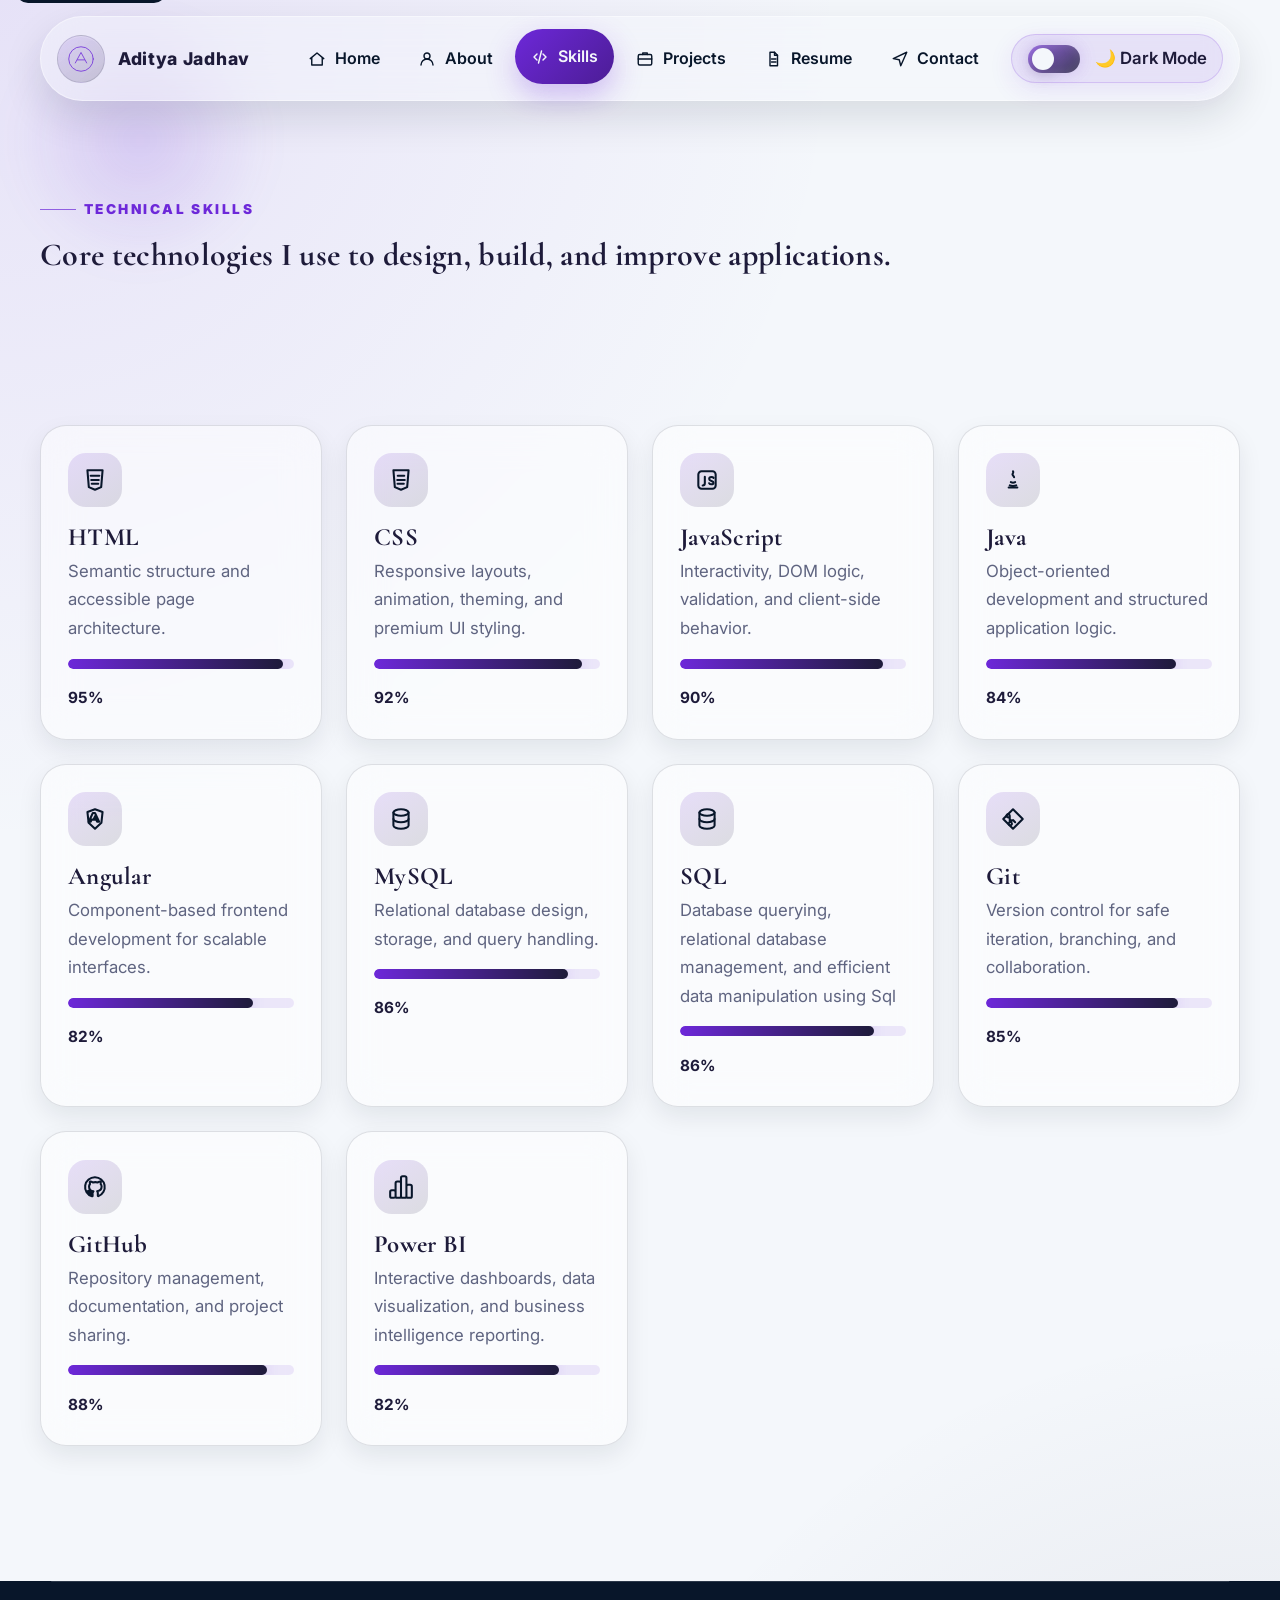
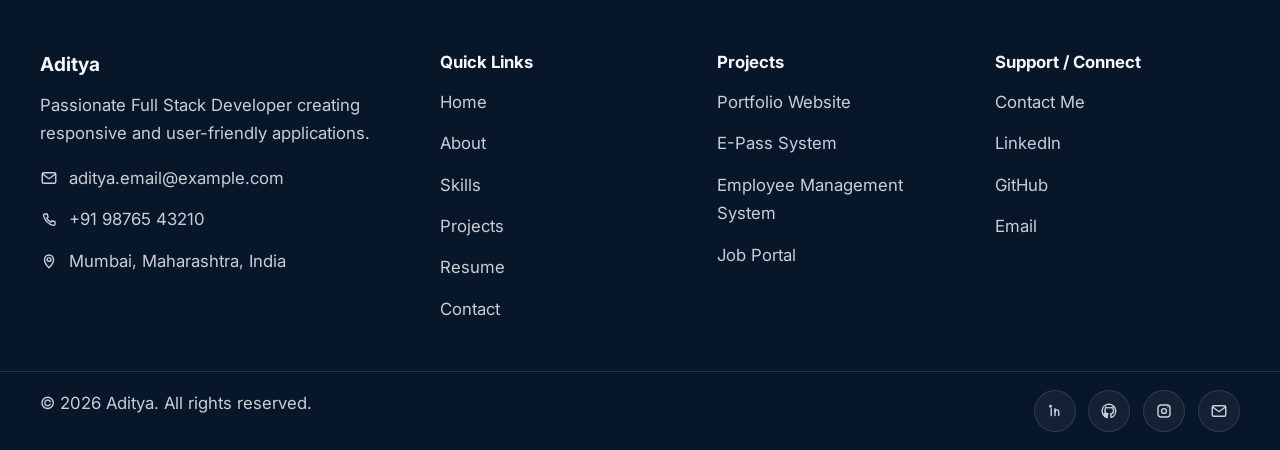
<file: resume/skills.html>
<!DOCTYPE html>
<html lang="en" data-page="skills">

<head>
  <meta charset="UTF-8">
  <meta name="viewport" content="width=device-width, initial-scale=1.0">
  <link rel="stylesheet" href="style.css">
  <script src="script.js" defer></script>
  <meta name="description"
    content="Explore Aditya's technical skills in HTML, CSS, JavaScript, Java, Angular, MySQL, Git, and GitHub.">
  <title>Aditya | Skills</title>
</head>

<body>
  <div class="cursor-glow" aria-hidden="true"></div>
  <div class="particles" aria-hidden="true"></div><a class="skip-link" href="#main-content">Skip to content</a>
  <header class="site-header">
    <nav class="navbar container" aria-label="Primary navigation">
      <a class="brand" href="index.html" aria-label="Aditya portfolio home">
        <span class="brand-mark">
          <svg viewBox="0 0 64 64" aria-hidden="true">
            <circle cx="32" cy="32" r="28"></circle>
            <path d="M19 41L32 17L45 41"></path>
            <path d="M24 34H40"></path>
          </svg>
        </span>
        <span class="brand-text">Aditya Jadhav</span>
      </a>
      <button class="nav-toggle" aria-label="Open menu" aria-expanded="false" aria-controls="nav-menu">
        <span></span><span></span><span></span>
      </button>
      <div class="nav-panel" id="nav-menu">
        <ul class="nav-links" role="list">
          <li><a class="nav-link " href="index.html"><span class="icon "><svg viewBox="0 0 24 24" aria-hidden="true">
                  <path d="M3 11.5 12 4l9 7.5"></path>
                  <path d="M5 10.5V20h14v-9.5"></path>
                </svg></span><span>Home</span></a></li>
          <li><a class="nav-link " href="about.html"><span class="icon "><svg viewBox="0 0 24 24" aria-hidden="true">
                  <path d="M12 12a4 4 0 1 0 0-8 4 4 0 0 0 0 8Z"></path>
                  <path d="M4 20a8 8 0 0 1 16 0"></path>
                </svg></span><span>About</span></a></li>
          <li><a class="nav-link active" href="skills.html"><span class="icon "><svg viewBox="0 0 24 24"
                  aria-hidden="true">
                  <path d="M8 8 4 12l4 4"></path>
                  <path d="m16 8 4 4-4 4"></path>
                  <path d="m14 4-4 16"></path>
                </svg></span><span>Skills</span></a></li>
          <li><a class="nav-link " href="projects.html"><span class="icon "><svg viewBox="0 0 24 24" aria-hidden="true">
                  <path d="M9 6V4h6v2"></path>
                  <rect x="3" y="6" width="18" height="14" rx="2"></rect>
                  <path d="M3 12h18"></path>
                </svg></span><span>Projects</span></a></li>
          <li><a class="nav-link " href="resume.html"><span class="icon "><svg viewBox="0 0 24 24" aria-hidden="true">
                  <path d="M8 3h6l4 4v14H8z"></path>
                  <path d="M14 3v4h4"></path>
                  <path d="M10 12h6"></path>
                  <path d="M10 16h6"></path>
                </svg></span><span>Resume</span></a></li>
          <li><a class="nav-link " href="contact.html"><span class="icon "><svg viewBox="0 0 24 24" aria-hidden="true">
                  <path d="M3 11.5 21 3 13 21 11 13 3 11.5Z"></path>
                </svg></span><span>Contact</span></a></li>
        </ul>
        <button class="theme-toggle" type="button" aria-label="Switch theme" data-theme-toggle>
          <span class="toggle-track"><span class="toggle-thumb"></span></span>
          <span class="toggle-label">🌙 Dark Mode</span>
        </button>
      </div>
    </nav>
  </header>
  <main id="main-content" class="inner-page-main">
    <section class="page-hero section">
      <div class="container reveal">
        <p class="eyebrow">Technical skills</p>
        <h2>Core technologies I use to design, build, and improve applications.</h2>
      </div>
    </section>
    <section class="section">
      <div class="container skills-grid"><a class="skill-card glass-card reveal lift-card"
          href="projects.html#portfolio-project"><span class="skill-icon"><span class="icon "><svg viewBox="0 0 24 24"
                aria-hidden="true">
                <path d="M5 3h14l-1.3 15.6L12 21l-5.7-2.4L5 3Z"></path>
                <path d="M8 8h8"></path>
                <path d="M8.5 12h7"></path>
                <path d="M9 15.5h6"></path>
              </svg></span></span>
          <h2>HTML</h2>
          <p>Semantic structure and accessible page architecture.</p>
          <div class="progress-bar"><span style="width: 95%"></span></div><strong>95%</strong>
        </a><a class="skill-card glass-card reveal lift-card" href="projects.html#portfolio-project"><span
            class="skill-icon"><span class="icon "><svg viewBox="0 0 24 24" aria-hidden="true">
                <path d="M5 3h14l-1.3 15.6L12 21l-5.7-2.4L5 3Z"></path>
                <path d="M9 8h6"></path>
                <path d="M8.5 12h7"></path>
                <path d="M8.8 15.5h5.8"></path>
              </svg></span></span>
          <h2>CSS</h2>
          <p>Responsive layouts, animation, theming, and premium UI styling.</p>
          <div class="progress-bar"><span style="width: 92%"></span></div><strong>92%</strong>
        </a><a class="skill-card glass-card reveal lift-card" href="projects.html#portfolio-project"><span
            class="skill-icon"><span class="icon "><svg viewBox="0 0 24 24" aria-hidden="true">
                <rect x="4" y="4" width="16" height="16" rx="3"></rect>
                <path d="M10 9v6c0 1-.7 2-2 2"></path>
                <path d="M14 15c.4.7 1.1 1 2 1 1 0 2-.5 2-1.5 0-2-4-1.1-4-3.5 0-1 .8-1.8 2.1-1.8.9 0 1.6.3 2 .9"></path>
              </svg></span></span>
          <h2>JavaScript</h2>
          <p>Interactivity, DOM logic, validation, and client-side behavior.</p>
          <div class="progress-bar"><span style="width: 90%"></span></div><strong>90%</strong>
        </a><a class="skill-card glass-card reveal lift-card" href="projects.html#employee-project"><span
            class="skill-icon"><span class="icon "><svg viewBox="0 0 24 24" aria-hidden="true">
                <path d="M9 17c1.3.8 4.7.8 6 0"></path>
                <path d="M10 14c.8.4 3.2.4 4 0"></path>
                <path d="M12 4c1 1-.5 1.8-.5 2.8S13 8.3 13 9.5"></path>
                <path d="M8 19h8"></path>
              </svg></span></span>
          <h2>Java</h2>
          <p>Object-oriented development and structured application logic.</p>
          <div class="progress-bar"><span style="width: 84%"></span></div><strong>84%</strong>
        </a><a class="skill-card glass-card reveal lift-card" href="projects.html#jobportal-project"><span
            class="skill-icon"><span class="icon "><svg viewBox="0 0 24 24" aria-hidden="true">
                <path d="M12 3 5 5.5l1.1 10L12 21l5.9-5.5L19 5.5 12 3Z"></path>
                <path d="m12 6.5 3.8 8h-1.9l-.8-1.9h-4.2l-.8 1.9H6.2l3.8-8Zm0 3-1.4 3.2h2.8L12 9.5Z"></path>
              </svg></span></span>
          <h2>Angular</h2>
          <p>Component-based frontend development for scalable interfaces.</p>
          <div class="progress-bar"><span style="width: 82%"></span></div><strong>82%</strong>
        </a><a class="skill-card glass-card reveal lift-card" href="projects.html#employee-project"><span
            class="skill-icon"><span class="icon "><svg viewBox="0 0 24 24" aria-hidden="true">
                <ellipse cx="12" cy="6" rx="7" ry="3"></ellipse>
                <path d="M5 6v6c0 1.7 3.1 3 7 3s7-1.3 7-3V6"></path>
                <path d="M5 12v6c0 1.7 3.1 3 7 3s7-1.3 7-3v-6"></path>
              </svg></span></span>
          <h2>MySQL</h2>
          <p>Relational database design, storage, and query handling.</p>
          <div class="progress-bar"><span style="width: 86%"></span></div><strong>86%</strong>
        </a><a class="skill-card glass-card reveal lift-card" href="projects.html#epass-project"><span
            class="skill-icon"><span class="icon "><svg viewBox="0 0 24 24" aria-hidden="true">
                 <ellipse cx="12" cy="6" rx="7" ry="3"></ellipse>
                <path d="M5 6v6c0 1.7 3.1 3 7 3s7-1.3 7-3V6"></path>
                <path d="M5 12v6c0 1.7 3.1 3 7 3s7-1.3 7-3v-6"></path>
              </svg></span></span>
          <h2>SQL</h2>
          <p>Database querying, relational database management, and efficient data manipulation using Sql</p>
          <div class="progress-bar"><span style="width: 86%"></span></div><strong>86%</strong>
      </a><a class="skill-card glass-card reveal lift-card" href="projects.html#epass-project"><span
              class="skill-icon"><span class="icon "><svg viewBox="0 0 24 24" aria-hidden="true">
                <path d="M12 3 21 12 12 21 3 12 12 3Z"></path>
                <path d="M9 9a1.5 1.5 0 1 0 0 .1v5.8a1.5 1.5 0 1 0 1 0V13a1.5 1.5 0 0 0 2 0l2 2"></path>
              </svg></span></span>
          <h2>Git</h2>
          <p>Version control for safe iteration, branching, and collaboration.</p>
          <div class="progress-bar"><span style="width: 85%"></span></div><strong>85%</strong>
        </a><a class="skill-card glass-card reveal lift-card" href="projects.html#jobportal-project"><span
            class="skill-icon"><span class="icon "><svg viewBox="0 0 24 24" aria-hidden="true">
                <path
                  d="M12 3a9 9 0 0 0-2.8 17.6c.4.1.6-.2.6-.5v-1.8c-2.5.6-3-1-3-1-.4-1-.9-1.3-.9-1.3-.8-.5.1-.5.1-.5.9.1 1.4.9 1.4.9.8 1.3 2.1.9 2.6.7.1-.6.3-.9.6-1.1-2-.2-4.1-1-4.1-4.4 0-1 .4-1.8.9-2.4-.1-.2-.4-1.1.1-2.3 0 0 .8-.2 2.5.9a8.6 8.6 0 0 1 4.6 0c1.7-1.1 2.5-.9 2.5-.9.5 1.2.2 2.1.1 2.3.6.6.9 1.4.9 2.4 0 3.4-2.1 4.1-4.1 4.4.3.3.6.8.6 1.6v2.3c0 .3.2.6.6.5A9 9 0 0 0 12 3Z">
                </path>
              </svg></span></span>
          <h2>GitHub</h2>
          <p>Repository management, documentation, and project sharing.</p>
          <div class="progress-bar"><span style="width: 88%"></span></div><strong>88%</strong>
        </a><a class="skill-card glass-card reveal lift-card" href="projects.html#powerbi-project"><span
            class="skill-icon"><span class="icon"><svg viewBox="0 0 24 24" aria-hidden="true">
        <path d="M13.5 2A1.5 1.5 0 0 0 12 3.5v17A1.5 1.5 0 0 0 13.5 22h2A1.5 1.5 0 0 0 17 20.5v-17A1.5 1.5 0 0 0 15.5 2h-2Zm-5 5A1.5 1.5 0 0 0 7 8.5v12A1.5 1.5 0 0 0 8.5 22h2A1.5 1.5 0 0 0 12 20.5v-12A1.5 1.5 0 0 0 10.5 7h-2Zm10 3A1.5 1.5 0 0 0 17 11.5v9A1.5 1.5 0 0 0 18.5 22h2A1.5 1.5 0 0 0 22 20.5v-9A1.5 1.5 0 0 0 20.5 10h-2Zm-15 5A1.5 1.5 0 0 0 2 16.5v4A1.5 1.5 0 0 0 3.5 22h2A1.5 1.5 0 0 0 7 20.5v-4A1.5 1.5 0 0 0 5.5 15h-2Z"></path>
      </svg></span></span>
        <h2>Power BI</h2>
        <p>Interactive dashboards, data visualization, and business intelligence reporting.</p>
        <div class="progress-bar"><span style="width: 82%"></span></div><strong>82%</strong>
    </a>
    </section>
  </main>
  <footer class="site-footer">
    <div class="container footer-grid">
      <div>
        <h3>Aditya</h3>
        <p>Passionate Full Stack Developer creating responsive and user-friendly applications.</p>
        <ul class="footer-contact" role="list">
          <li><span class="icon "><svg viewBox="0 0 24 24" aria-hidden="true">
                <rect x="3" y="5" width="18" height="14" rx="2"></rect>
                <path d="m4 7 8 6 8-6"></path>
              </svg></span> aditya.email@example.com</li>
          <li><span class="icon "><svg viewBox="0 0 24 24" aria-hidden="true">
                <path
                  d="M6.6 4h3l1.2 4-1.7 1.7a15 15 0 0 0 5.2 5.2L16 13l4 1.2v3a2 2 0 0 1-2.2 2A17.8 17.8 0 0 1 4.8 6.2 2 2 0 0 1 6.6 4Z">
                </path>
              </svg></span> +91 98765 43210</li>
          <li><span class="icon "><svg viewBox="0 0 24 24" aria-hidden="true">
                <path d="M12 21s6-5.6 6-11a6 6 0 1 0-12 0c0 5.4 6 11 6 11Z"></path>
                <circle cx="12" cy="10" r="2.5"></circle>
              </svg></span> Mumbai, Maharashtra, India</li>
        </ul>
      </div>
      <div>
        <h4>Quick Links</h4>
        <ul role="list">
          <li><a href="index.html">Home</a></li>
          <li><a href="about.html">About</a></li>
          <li><a href="skills.html">Skills</a></li>
          <li><a href="projects.html">Projects</a></li>
          <li><a href="resume.html">Resume</a></li>
          <li><a href="contact.html">Contact</a></li>
        </ul>
      </div>
      <div>
        <h4>Projects</h4>
        <ul role="list">
          <li><a href="projects.html#portfolio-project">Portfolio Website</a></li>
          <li><a href="projects.html#epass-project">E-Pass System</a></li>
          <li><a href="projects.html#employee-project">Employee Management System</a></li>
          <li><a href="projects.html#jobportal-project">Job Portal</a></li>
        </ul>
      </div>
      <div>
        <h4>Support / Connect</h4>
        <ul role="list">
          <li><a href="contact.html">Contact Me</a></li>
          <li><a href="contact.html#linkedin">LinkedIn</a></li>
          <li><a href="contact.html#github">GitHub</a></li>
          <li><a href="contact.html#email">Email</a></li>
        </ul>
      </div>
    </div>
    <div class="footer-bottom">
      <div class="container footer-bottom-inner">
        <p>© 2026 Aditya. All rights reserved.</p>
        <div class="footer-socials">
          <a href="contact.html#linkedin" aria-label="LinkedIn"><span class="icon "><svg viewBox="0 0 24 24"
                aria-hidden="true">
                <path d="M7 9v9"></path>
                <path d="M7 5.5a1 1 0 1 0 0 .1"></path>
                <path d="M12 18v-5a2.5 2.5 0 0 1 5 0v5"></path>
                <path d="M12 13V9"></path>
              </svg></span></a>
          <a href="contact.html#github" aria-label="GitHub"><span class="icon "><svg viewBox="0 0 24 24"
                aria-hidden="true">
                <path
                  d="M12 3a9 9 0 0 0-2.8 17.6c.4.1.6-.2.6-.5v-1.8c-2.5.6-3-1-3-1-.4-1-.9-1.3-.9-1.3-.8-.5.1-.5.1-.5.9.1 1.4.9 1.4.9.8 1.3 2.1.9 2.6.7.1-.6.3-.9.6-1.1-2-.2-4.1-1-4.1-4.4 0-1 .4-1.8.9-2.4-.1-.2-.4-1.1.1-2.3 0 0 .8-.2 2.5.9a8.6 8.6 0 0 1 4.6 0c1.7-1.1 2.5-.9 2.5-.9.5 1.2.2 2.1.1 2.3.6.6.9 1.4.9 2.4 0 3.4-2.1 4.1-4.1 4.4.3.3.6.8.6 1.6v2.3c0 .3.2.6.6.5A9 9 0 0 0 12 3Z">
                </path>
              </svg></span></a>
          <a href="contact.html#instagram" aria-label="Instagram"><span class="icon "><svg viewBox="0 0 24 24"
                aria-hidden="true">
                <rect x="4" y="4" width="16" height="16" rx="4"></rect>
                <circle cx="12" cy="12" r="3.2"></circle>
                <circle cx="17.2" cy="6.8" r=".8" fill="currentColor" stroke="none"></circle>
              </svg></span></a>
          <a href="contact.html#email" aria-label="Email"><span class="icon "><svg viewBox="0 0 24 24"
                aria-hidden="true">
                <rect x="3" y="5" width="18" height="14" rx="2"></rect>
                <path d="m4 7 8 6 8-6"></path>
              </svg></span></a>
        </div>
      </div>
    </div>
  </footer>
</body>

</html>
</file>
<file: resume/style.css>
/* * 
  Aditya Portfolio Website
  Art direction: soft luxury + premium recruiter-friendly portfolio
  Palette: navy blue, indigo, purple, soft slate, cool light background
  Typography: serif-inspired display feel with modern sans body */

  @import url('https://fonts.googleapis.com/css2?family=Cormorant+Garamond:wght@500;600;700&family=Inter:wght@300;400;500;600;700;800&display=swap');

  :root {
    --deep-rustic-red: #0B1F3A;
    --dark-coffee-brown: #08162A;
    --soft-cream: #F4F7FB;
    --olive-sage: #7C6A9A;
    --deep-forest-olive: #1E1B3A;
  
    --light-bg: #F4F7FB;
    --light-surface: rgba(124, 106, 154, 0.16);
    --light-surface-strong: rgba(124, 106, 154, 0.26);
    --light-card: rgba(255, 255, 255, 0.52);
    --light-text: #08162A;
    --light-text-muted: #5F6480;
    --light-border: rgba(8, 22, 42, 0.12);
  
    --dark-bg: #0A0F1F;
    --dark-surface: rgba(255, 255, 255, 0.05);
    --dark-surface-strong: rgba(255, 255, 255, 0.08);
    --dark-card: rgba(255, 255, 255, 0.06);
    --dark-text: #F4F7FB;
    --dark-text-muted: #C9D2E3;
    --dark-border: rgba(255, 255, 255, 0.1);
  
    --bg: var(--light-bg);
    --surface: var(--light-surface);
    --surface-strong: var(--light-surface-strong);
    --card: var(--light-card);
    --text: var(--light-text);
    --text-muted: var(--light-text-muted);
    --border: var(--light-border);
  
    --accent: #6D28D9;
    --accent-dark: #4C1D95;
    --heading: var(--deep-forest-olive);
    --button-dark: var(--deep-forest-olive);
  
    --shadow-sm: 0 10px 25px rgba(8, 22, 42, 0.08);
    --shadow-md: 0 16px 40px rgba(8, 22, 42, 0.12);
    --shadow-lg: 0 24px 70px rgba(8, 22, 42, 0.18);
  
    --glass-blur: blur(18px);
    --radius-sm: 12px;
    --radius-md: 18px;
    --radius-lg: 26px;
    --radius-xl: 36px;
    --radius-full: 999px;
  
    --container: 1200px;
    --transition: 0.35s ease;
    --transition-slow: 0.6s ease;
  
    --text-xs: clamp(0.75rem, 0.72rem + 0.2vw, 0.85rem);
    --text-sm: clamp(0.9rem, 0.84rem + 0.2vw, 1rem);
    --text-base: clamp(1rem, 0.95rem + 0.2vw, 1.05rem);
    --text-lg: clamp(1.15rem, 1rem + 0.4vw, 1.45rem);
    --text-xl: clamp(1.6rem, 1.2rem + 1vw, 2.4rem);
    --text-2xl: clamp(2.2rem, 1.4rem + 2vw, 3.7rem);
    --text-3xl: clamp(3rem, 1.5rem + 4vw, 5.5rem);
  }
  
  html[data-theme="dark"] {
    --bg: var(--dark-bg);
    --surface: var(--dark-surface);
    --surface-strong: var(--dark-surface-strong);
    --card: var(--dark-card);
    --text: var(--dark-text);
    --text-muted: var(--dark-text-muted);
    --border: var(--dark-border);
    --heading: var(--soft-cream);
    --shadow-sm: 0 10px 25px rgba(0, 0, 0, 0.22);
    --shadow-md: 0 16px 40px rgba(0, 0, 0, 0.32);
    --shadow-lg: 0 24px 70px rgba(0, 0, 0, 0.45);
  }
  
  *,
  *::before,
  *::after {
    box-sizing: border-box;
  }
  
  html {
    scroll-behavior: smooth;
  }
  
  body {
    margin: 0;
    min-height: 100vh;
    font-family: "Inter", sans-serif;
    font-size: var(--text-base);
    line-height: 1.7;
    color: var(--text);
    background:
      radial-gradient(circle at top left, rgba(109, 40, 217, 0.10), transparent 35%),
      radial-gradient(circle at bottom right, rgba(30, 27, 58, 0.10), transparent 30%),
      var(--bg);
    overflow-x: hidden;
    transition: background var(--transition), color var(--transition);
  }
  
  body.menu-open {
    overflow: hidden;
  }
  
  img,
  svg,
  video {
    display: block;
    max-width: 100%;
  }
  
  a {
    color: inherit;
    text-decoration: none;
  }
  
  button,
  input,
  textarea {
    font: inherit;
  }
  
  button {
    cursor: pointer;
    border: none;
    background: none;
  }
  
  ul[role="list"] {
    list-style: none;
    padding: 0;
    margin: 0;
  }
  
  ::selection {
    background: rgba(109, 40, 217, 0.2);
    color: var(--text);
  }
  
  .skip-link {
    position: absolute;
    left: 1rem;
    top: -50px;
    background: var(--dark-coffee-brown);
    color: var(--soft-cream);
    padding: 0.75rem 1rem;
    border-radius: var(--radius-sm);
    z-index: 10000;
    transition: top var(--transition);
  }
  
  .skip-link:focus {
    top: 1rem;
  }
  
  .container {
    width: min(calc(100% - 2rem), var(--container));
    margin-inline: auto;
  }
  
  .section {
    padding: clamp(4.5rem, 8vw, 7rem) 0;
    position: relative;
  }
  
  .inner-page-main {
    padding-top: 5.5rem;
  }
  
  .page-hero {
    padding-bottom: 2rem;
  }
  
  .eyebrow {
    display: inline-flex;
    align-items: center;
    gap: 0.5rem;
    color: var(--accent);
    text-transform: uppercase;
    letter-spacing: 0.18em;
    font-size: var(--text-xs);
    font-weight: 900;
    margin-bottom: 1rem;
  }
  
  .eyebrow::before {
    content: "";
    width: 36px;
    height: 1px;
    background: currentColor;
    opacity: 0.7;
  }
  
  h1,
  h2,
  h3,
  h4 {
    margin: 0 0 1rem;
    line-height: 1.15;
    color: var(--heading);
  }
  
  h1,
  h2 {
    font-family: "Cormorant Garamond", serif;
    letter-spacing: 0.01em;
  }
  
  h1 {
    font-size: var(--text-3xl);
    max-width: 12ch;
  }
  
  .page-hero h1 {
    max-width: 14ch;
    font-size: var(--text-2xl);
  }
  
  h2 {
    font-size: var(--text-xl);
  }
  
  h3 {
    font-size: 1.2rem;
  }
  
  p {
    margin: 0 0 1rem;
    color: var(--text-muted);
    max-width: 68ch;
  }
  
  .section-intro {
    max-width: 62ch;
    font-size: 1.05rem;
  }
  
  .gradient-text {
    background: linear-gradient(135deg, var(--accent), var(--dark-coffee-brown));
    -webkit-background-clip: text;
    -webkit-text-fill-color: transparent;
    background-clip: text;
  }
  
  .glow-text {
    color: var(--accent);
    text-shadow: 0 0 14px rgba(109, 40, 217, 0.26);
  }
  
  .site-header {
    position: fixed;
    top: 0;
    left: 0;
    width: 100%;
    z-index: 999;
    padding-top: 1rem;
    animation: slideDown 0.7s ease;
  }
  
  .navbar {
    display: flex;
    align-items: center;
    justify-content: space-between;
    gap: 1rem;
    padding: 0.9rem 1rem;
    border-radius: var(--radius-full);
    background: rgba(244, 247, 251, 0.45);
    border: 1px solid rgba(255, 255, 255, 0.4);
    backdrop-filter: var(--glass-blur);
    -webkit-backdrop-filter: var(--glass-blur);
    box-shadow: var(--shadow-md);
  }
  
  html[data-theme="dark"] .navbar {
    background: rgba(15, 23, 42, 0.58);
    border: 1px solid rgba(255, 255, 255, 0.08);
  }
  
  .brand {
    display: inline-flex;
    align-items: center;
    gap: 0.8rem;
    font-weight: 800;
    color: var(--heading);
    min-width: fit-content;
  }
  
  .brand-mark {
    width: 48px;
    height: 48px;
    border-radius: 50%;
    display: grid;
    place-items: center;
    background: linear-gradient(145deg, rgba(109, 40, 217, 0.14), rgba(30, 27, 58, 0.18));
    border: 1px solid var(--border);
    box-shadow: inset 0 1px 0 rgba(255, 255, 255, 0.2);
  }
  
  .brand-mark svg {
    width: 28px;
    height: 28px;
    stroke: var(--accent);
    fill: none;
    stroke-width: 1.8;
    stroke-linecap: round;
    stroke-linejoin: round;
  }
  
  .brand-text {
    font-size: 1.1rem;
    letter-spacing: 0.04em;
  }
  
  .nav-panel {
    display: flex;
    align-items: center;
    gap: 1rem;
  }
  
  .nav-links {
    display: flex;
    align-items: center;
    gap: 0.4rem;
  }
  
  .nav-link {
    display: inline-flex;
    align-items: center;
    gap: 0.55rem;
    padding: 0.85rem 1rem;
    border-radius: var(--radius-full);
    color: var(--text);
    font-size: var(--text-sm);
    font-weight: 600;
    position: relative;
    transition: transform var(--transition), background var(--transition), color var(--transition), box-shadow var(--transition);
  }
  
  .nav-link:hover,
  .nav-link.active {
    color: var(--soft-cream);
    background: linear-gradient(135deg, var(--accent), var(--accent-dark));
    box-shadow: 0 12px 30px rgba(109, 40, 217, 0.28);
    transform: translateY(-2px);
  }
  
  .icon {
    width: 18px;
    height: 18px;
    display: inline-flex;
    flex-shrink: 0;
  }
  
  .icon svg {
    width: 100%;
    height: 100%;
    stroke: currentColor;
    fill: none;
    stroke-width: 1.9;
    stroke-linecap: round;
    stroke-linejoin: round;
  }
  
  .nav-toggle {
    display: none;
    width: 48px;
    height: 48px;
    border-radius: 50%;
    align-items: center;
    justify-content: center;
    flex-direction: column;
    gap: 5px;
    background: rgba(109, 40, 217, 0.08);
    border: 1px solid var(--border);
  }
  
  .nav-toggle span {
    width: 22px;
    height: 2px;
    background: var(--heading);
    border-radius: 20px;
    transition: var(--transition);
  }
  
  .theme-toggle {
    display: inline-flex;
    align-items: center;
    gap: 0.95rem;
    padding: 0.6rem 0.95rem;
    border-radius: var(--radius-full);
    background: rgba(109, 40, 217, 0.10);
    border: 1px solid rgba(109, 40, 217, 0.18);
    box-shadow: 0 8px 24px rgba(109, 40, 217, 0.10);
    color: var(--heading);
    font-weight: 600;
    transition: transform var(--transition), box-shadow var(--transition), background var(--transition);
  }
  
  .theme-toggle:hover {
    transform: translateY(-1px);
    box-shadow: 0 0 18px rgba(109, 40, 217, 0.22);
  }
  
  .toggle-track {
    width: 52px;
    height: 28px;
    border-radius: var(--radius-full);
    background: linear-gradient(135deg, rgba(109, 40, 217, 0.65), rgba(30, 27, 58, 0.85));
    position: relative;
    box-shadow: inset 0 0 10px rgba(255, 255, 255, 0.12), 0 0 18px rgba(109, 40, 217, 0.20);
  }
  
  .toggle-thumb {
    position: absolute;
    top: 3px;
    left: 4px;
    width: 22px;
    height: 22px;
    border-radius: 50%;
    background: var(--soft-cream);
    transition: transform var(--transition);
    box-shadow: 0 4px 16px rgba(0, 0, 0, 0.18);
  }
  
  html[data-theme="dark"] .toggle-thumb {
    transform: translateX(22px);
  }
  
  .hero {
    min-height: 100vh;
    display: flex;
    align-items: center;
    padding-top: 8rem;
    overflow: hidden;
  }
  
  .hero-grid {
    display: grid;
    grid-template-columns: 1.1fr 0.9fr;
    gap: 3rem;
    align-items: center;
  }
  
  .hero-copy h1 {
    margin-bottom: 1rem;
  }
  
  .hero-name {
    font-size: clamp(2.8rem, 2rem + 2vw, 4.2rem);
    margin-bottom: 0.6rem;
    font-family: "Cormorant Garamond", serif;
  }
  
  .typed-line {
    color: var(--heading);
    font-size: 1.2rem;
    font-weight: 600;
    min-height: 2rem;
    margin-bottom: 1.25rem;
  }
  
  .typed-text {
    color: var(--accent);
  }
  
  .typing-caret {
    display: inline-block;
    width: 2px;
    height: 1.2em;
    background: var(--accent);
    margin-left: 5px;
    vertical-align: middle;
    animation: blink 0.8s infinite;
  }
  
  .hero-description {
    font-size: 1.04rem;
    max-width: 60ch;
  }
  
  .button-row {
    display: flex;
    justify-content: center; /* Centers horizontally */
    align-items: center;
    flex-wrap: wrap;
    gap: 1rem;
    margin-top: 1.8rem;
    align-items: center;
  }
  
  .btn {
    display: inline-flex;
    align-items: center;
    justify-content: center;
    min-height: 52px;
    padding: 0.95rem 1.45rem;
    border-radius: var(--radius-full);
    font-weight: 700;
    font-size: 0.96rem;
    transition: transform var(--transition), box-shadow var(--transition), background var(--transition), color var(--transition);
    box-shadow: 0 10px 18px rgba(0, 0, 0, 0.10);
    transform: translateY(0);
  }
  
  .btn:hover {
    transform: translateY(-3px) scale(1.02);
  }
  
  .btn:active {
    transform: translateY(1px) scale(0.98);
  }
  
  .btn-primary {
    color: var(--soft-cream);
    background: linear-gradient(145deg, var(--deep-forest-olive), var(--accent-dark));
    box-shadow: 0 16px 28px rgba(30, 27, 58, 0.26);
    display: flex;
    justify-content: center; /* Centers horizontally */
    align-items: center;
  }
  
  .btn-primary:hover {
    box-shadow: 0 18px 30px rgba(30, 27, 58, 0.34);
  }
  
  .btn-secondary {
    color: var(--heading);
    background: rgba(255, 255, 255, 0.28);
    border: 1px solid var(--border);
    backdrop-filter: blur(12px);
    -webkit-backdrop-filter: blur(12px);
  }
  
  html[data-theme="dark"] .btn-secondary {
    background: rgba(255, 255, 255, 0.06);
  }
  
  .hero-stats,
  .feature-grid,
  .cards-three,
  .skills-grid,
  .project-grid,
  .timeline-grid,
  .info-grid,
  .contact-grid,
  .footer-grid {
    display: grid;
    gap: 1.5rem;
  }
  
  .hero-stats {
    margin-top: 2.5rem;
    grid-template-columns: repeat(3, 1fr);
  }
  
  .stat-card {
    padding: 1.4rem 1.2rem;
    text-align: center;
  }
  
  .stat-card strong {
    display: block;
    font-size: 1.6rem;
    color: var(--heading);
    margin-bottom: 0.35rem;
  }
  
  .hero-visual {
    position: relative;
    display: flex;
    justify-content: center;
    align-items: center;
    min-height: 540px;
  }
  
  .photo-frame {
    width: min(420px, 90%);
    aspect-ratio: 1 / 1;
    border-radius: 50%;
    padding: 1.25rem;
    position: relative;
    overflow: hidden;
    box-shadow: var(--shadow-lg), 0 0 30px rgba(109, 40, 217, 0.14);
  }
  
  .photo-frame img {
    width: 100%;
    height: 100%;
    object-fit: cover;
    border-radius: 50%;
    transition: transform var(--transition-slow);
  }
  
  .photo-frame:hover img {
    transform: scale(1.06);
  }
  
  .photo-ring {
    position: absolute;
    inset: 18px;
    border-radius: 50%;
    border: 1.5px solid rgba(109, 40, 217, 0.35);
    box-shadow: 0 0 24px rgba(109, 40, 217, 0.18);
  }
  
  .photo-badge {
    position: absolute;
    left: 50%;
    bottom: 1.2rem;
    transform: translateX(-50%);
    white-space: nowrap;
    background: rgba(8, 22, 42, 0.78);
    color: var(--soft-cream);
    padding: 0.65rem 1rem;
    border-radius: var(--radius-full);
    display: inline-flex;
    align-items: center;
    gap: 0.5rem;
    font-size: 0.88rem;
    box-shadow: var(--shadow-md);
  }
  
  .floating-card {
    animation: floatSoft 5s ease-in-out infinite;
  }
  
  .floating-pill {
    position: absolute;
    display: inline-flex;
    align-items: center;
    gap: 0.55rem;
    padding: 0.8rem 1rem;
    border-radius: var(--radius-full);
    background: rgba(255, 255, 255, 0.24);
    border: 1px solid var(--border);
    backdrop-filter: blur(12px);
    -webkit-backdrop-filter: blur(12px);
    box-shadow: var(--shadow-sm);
    font-size: 0.92rem;
    font-weight: 600;
    color: var(--heading);
    animation: floatPill 6s ease-in-out infinite;
  }
  
  html[data-theme="dark"] .floating-pill {
    background: rgba(255, 255, 255, 0.06);
  }
  
  .pill-a {
    top: 8%;
    left: 0;
  }
  
  .pill-b {
    right: 3%;
    top: 22%;
    animation-delay: 1.4s;
  }
  
  .pill-c {
    left: 6%;
    bottom: 8%;
    animation-delay: 2.2s;
  }
  
  .blob {
    position: absolute;
    border-radius: 50%;
    filter: blur(80px);
    opacity: 0.25;
    pointer-events: none;
  }
  
  .blob-one {
    width: 220px;
    height: 220px;
    background: rgba(109, 40, 217, 0.32);
    top: 8%;
    left: -80px;
  }
  
  .blob-two {
    width: 260px;
    height: 260px;
    background: rgba(124, 106, 154, 0.28);
    bottom: 10%;
    right: -80px;
  }
  
  .glass-card {
    background: var(--card);
    border: 1px solid var(--border);
    border-radius: var(--radius-lg);
    backdrop-filter: var(--glass-blur);
    -webkit-backdrop-filter: var(--glass-blur);
    box-shadow: var(--shadow-sm);
    transition: transform var(--transition), box-shadow var(--transition), border-color var(--transition), background var(--transition);
  }
  
  .lift-card:hover {
    transform: translateY(-8px);
    box-shadow: var(--shadow-md);
    border-color: rgba(109, 40, 217, 0.18);
  }
  
  .feature-section {
    z-index: 1;
  }
  
  .section-heading {
    margin-bottom: 2.5rem;
  }
  
  .feature-grid {
    grid-template-columns: repeat(3, 1fr);
  }
  
  .feature-card,
  .info-card,
  .timeline-card,
  .compact-card,
  .resume-card,
  .contact-info,
  .contact-form-card,
  .skill-card,
  .project-card {
    padding: 1.7rem;
  }
  
  .feature-card .icon,
  .skill-icon,
  .resume-icon {
    width: 54px;
    height: 54px;
    display: grid;
    place-items: center;
    border-radius: 18px;
    background: linear-gradient(145deg, rgba(109, 40, 217, 0.14), rgba(30, 27, 58, 0.14));
    margin-bottom: 1rem;
  }
  
  .skill-icon .icon,
  .resume-icon svg,
  .feature-card .icon svg {
    width: 26px;
    height: 26px;
  }
  
  .info-grid,
  .timeline-grid,
  .contact-grid {
    grid-template-columns: repeat(2, 1fr);
  }
  
  .cards-three {
    grid-template-columns: repeat(3, 1fr);
  }
  
  .details-list li {
    display: flex;
    justify-content: space-between;
    gap: 1rem;
    padding: 0.95rem 0;
    border-bottom: 1px solid var(--border);
  }
  
  .details-list li:last-child {
    border-bottom: 0;
  }
  
  .details-list span {
    color: var(--text-muted);
    font-weight: 600;
  }
  
  .details-list strong {
    color: var(--heading);
    text-align: right;
  }
  
  .timeline-item + .timeline-item {
    margin-top: 1.4rem;
    padding-top: 1.4rem;
    border-top: 1px solid var(--border);
  }
  
  .bullet-list {
    display: grid;
    gap: 0.9rem;
  }
  
  .bullet-list li {
    position: relative;
    padding-left: 1.2rem;
    color: var(--text-muted);
  }
  
  .bullet-list li::before {
    content: "";
    position: absolute;
    left: 0;
    top: 0.75em;
    width: 8px;
    height: 8px;
    border-radius: 50%;
    background: var(--accent);
    transform: translateY(-50%);
  }
  
  .skills-grid {
    grid-template-columns: repeat(4, 1fr);
  }
  
  .skill-card {
    display: block;
    color: inherit;
  }
  
  .skill-card h2 {
    font-size: 1.55rem;
    margin-bottom: 0.35rem;
  }
  
  .skill-card strong {
    color: var(--heading);
    font-size: 0.96rem;
  }
  
  .progress-bar {
    width: 100%;
    height: 10px;
    border-radius: var(--radius-full);
    background: rgba(109, 40, 217, 0.10);
    overflow: hidden;
    margin: 1rem 0 0.9rem;
  }
  
  .progress-bar span {
    display: block;
    height: 100%;
    border-radius: inherit;
    background: linear-gradient(90deg, var(--accent), var(--deep-forest-olive));
    box-shadow: 0 0 14px rgba(109, 40, 217, 0.20);
  }
  
  .project-grid {
    grid-template-columns: repeat(2, 1fr);
  }
  
  .project-card {
    position: relative;
    overflow: hidden;
  }
  
  .project-card::after {
    content: "";
    position: absolute;
    inset: auto -40px -60px auto;
    width: 160px;
    height: 160px;
    border-radius: 50%;
    background: radial-gradient(circle, rgba(109, 40, 217, 0.10), transparent 70%);
    pointer-events: none;
  }
  
  .project-top {
    margin-bottom: 1rem;
  }
  
  .badge-row {
    display: flex;
    flex-wrap: wrap;
    gap: 0.6rem;
    margin-bottom: 1rem;
  }
  
  .badge-row span {
    padding: 0.42rem 0.78rem;
    border-radius: var(--radius-full);
    background: rgba(109, 40, 217, 0.10);
    color: var(--accent);
    font-weight: 700;
    font-size: 0.82rem;
    letter-spacing: 0.03em;
  }
  
  .resume-wrap {
    display: flex;
    justify-content: center;
  }
  
  .resume-card {
    max-width: 620px;
    text-align: center;
  }
  
  .resume-icon {
    margin-inline: auto;
  }
  
  .resume-icon svg {
    stroke: var(--accent);
    fill: none;
    stroke-width: 1.8;
  }
  
  .contact-links {
    display: grid;
    gap: 1rem;
    margin-top: 1rem;
  }
  
  .social-button {
    display: flex;
    align-items: center;
    gap: 0.85rem;
    padding: 1rem 1.1rem;
    border-radius: 18px;
    background: rgba(255, 255, 255, 0.22);
    border: 1px solid var(--border);
    transition: transform var(--transition), box-shadow var(--transition), border-color var(--transition), background var(--transition);
  }
  
  html[data-theme="dark"] .social-button {
    background: rgba(255, 255, 255, 0.04);
  }
  
  .social-button:hover {
    transform: translateY(-4px);
    border-color: rgba(109, 40, 217, 0.22);
    box-shadow: 0 14px 28px rgba(109, 40, 217, 0.10);
  }
  
  .contact-form-card form {
    display: grid;
    gap: 1rem;
  }
  
  .form-field {
    display: block;
    content: calc(center);
    gap: 0.5rem;
  }
  
  .form-field label {
    font-weight: 700;
    color: var(--heading);
  }
  
  .form-field input,
  .form-field textarea {
    width: 100%;
    border: 1px solid var(--border);
    background: rgba(255, 255, 255, 0.22);
    color: var(--text);
    padding: 1rem 1rem;
    border-radius: 16px;
    outline: none;
    transition: border-color var(--transition), box-shadow var(--transition), background var(--transition);
  }
  
  html[data-theme="dark"] .form-field input,
  html[data-theme="dark"] .form-field textarea {
    background: rgba(255, 255, 255, 0.04);
  }
  
  .form-field input::placeholder,
  .form-field textarea::placeholder {
    color: color-mix(in srgb, var(--text-muted) 78%, transparent);
  }
  
  .form-field input:focus,
  .form-field textarea:focus {
    border-color: rgba(109, 40, 217, 0.5);
    box-shadow: 0 0 0 4px rgba(109, 40, 217, 0.12);
  }
  
  .error-text {
    display: block;
    min-height: 18px;
    margin-top: 0.1rem;
    color: #dc2626;
    font-size: 0.85rem;
  }
  
  .input-error {
    border-color: #dc2626 !important;
    box-shadow: 0 0 0 4px rgba(220, 38, 38, 0.12) !important;
  }
  
  .form-status {
    margin-top: 0.25rem;
    font-size: 0.95rem;
    font-weight: 600;
  }
  
  .form-status.success {
    color: #15803d;
  }
  
  .form-status.error {
    color: #dc2626;
  }
  
  .form-status.info {
    color: var(--accent);
  }
  
  .submit-btn {
 
    display: flex;
    justify-content: center; /* Centers horizontally */
    align-items: center;
  }
  
  .btn-loader {
    display: none;
    width: 18px;
    height: 18px;
    border: 2px solid rgba(255, 255, 255, 0.35);
    border-top-color: #fff;
    border-radius: 50%;
    animation: spin 0.8s linear infinite;
  }
  
  .submit-btn.loading .btn-loader {
    display: inline-block;
  }
  
  .submit-btn.loading .btn-text {
    margin-right: 0.6rem;
    display: flex;
    justify-content: center; /* Centers horizontally */
    align-items: center;
  }
  
  .site-footer {
    margin-top: 2rem;
    background: var(--dark-coffee-brown);
    color: var(--soft-cream);
    padding-top: 4.5rem;
    position: relative;
    overflow: hidden;
  }
  
  .site-footer::before {
    content: "";
    position: absolute;
    top: 0;
    left: 50%;
    width: min(92%, 1200px);
    height: 1px;
    transform: translateX(-50%);
    background: rgba(244, 247, 251, 0.15);
  }
  
  .footer-grid {
    grid-template-columns: 1.5fr 1fr 1fr 1fr;
    gap: 2rem;
  }
  
  .site-footer h3,
  .site-footer h4 {
    color: var(--soft-cream);
    margin-bottom: 1rem;
  }
  
  .site-footer p,
  .site-footer li,
  .site-footer a {
    color: rgba(244, 247, 251, 0.82);
  }
  
  .site-footer a {
    transition: color var(--transition), transform var(--transition);
  }
  
  .site-footer a:hover {
    color: #ffffff;
    text-shadow: 0 0 12px rgba(109, 40, 217, 0.45);
  }
  
  .footer-contact {
    display: grid;
    gap: 0.8rem;
    margin-top: 1rem;
  }
  
  .footer-contact li {
    display: flex;
    align-items: center;
    gap: 0.7rem;
  }
  
  .site-footer ul[role="list"] {
    display: grid;
    gap: 0.8rem;
  }
  
  .footer-bottom {
    margin-top: 3rem;
    border-top: 1px solid rgba(244, 247, 251, 0.12);
  }
  
  .footer-bottom-inner {
    min-height: 78px;
    display: flex;
    align-items: center;
    justify-content: space-between;
    gap: 1rem;
  }
  
  .footer-socials {
    display: flex;
    align-items: center;
    gap: 0.8rem;
  }
  
  .footer-socials a {
    width: 42px;
    height: 42px;
    border-radius: 50%;
    display: grid;
    place-items: center;
    border: 1px solid rgba(244, 247, 251, 0.12);
    background: rgba(255, 255, 255, 0.05);
  }
  
  .footer-socials a:hover {
    background: rgba(109, 40, 217, 0.28);
    transform: translateY(-2px);
  }
  
  .muted-section {
    background: linear-gradient(180deg, rgba(109, 40, 217, 0.04), transparent);
  }
  
  .cursor-glow {
    position: fixed;
    width: 280px;
    height: 280px;
    border-radius: 50%;
    pointer-events: none;
    background: radial-gradient(circle, rgba(109, 40, 217, 0.16), transparent 65%);
    filter: blur(18px);
    z-index: 0;
    transition: transform 0.08s linear;
  }
  
  .particles {
    position: fixed;
    inset: 0;
    overflow: hidden;
    pointer-events: none;
    z-index: -1;
  }
  
  .particle {
    position: absolute;
    bottom: -40px;
    border-radius: 50%;
    background: rgba(109, 40, 217, 0.14);
    animation: floatParticle linear infinite;
  }
  
  .page-loader {
    position: fixed;
    inset: 0;
    display: grid;
    place-items: center;
    background: rgba(8, 22, 42, 0.93);
    z-index: 9999;
    transition: opacity 0.5s ease, visibility 0.5s ease;
  }
  
  .page-loader span {
    width: 58px;
    height: 58px;
    border: 4px solid rgba(244, 247, 251, 0.24);
    border-top-color: #f4f7fb;
    border-radius: 50%;
    animation: spin 1s linear infinite;
  }
  
  .page-loader.loaded {
    opacity: 0;
    visibility: hidden;
  }
  
  .reveal {
    opacity: 0;
    transform: translateY(40px);
    transition: opacity 0.8s ease, transform 0.8s ease;
  }
  
  .reveal.revealed {
    opacity: 1;
    transform: translateY(0);
  }
  
  .tilt-card {
    transform-style: preserve-3d;
    transition: transform 0.2s ease, box-shadow 0.25s ease;
  }
  
  .custom-note {
    color: var(--accent);
    font-weight: 600;
  }
  
  ::-webkit-scrollbar {
    width: 12px;
  }
  
  ::-webkit-scrollbar-track {
    background: rgba(109, 40, 217, 0.08);
  }
  
  ::-webkit-scrollbar-thumb {
    background: linear-gradient(180deg, var(--accent), var(--deep-forest-olive));
    border-radius: var(--radius-full);
    border: 2px solid transparent;
    background-clip: padding-box;
  }
  
  ::-webkit-scrollbar-thumb:hover {
    background: linear-gradient(180deg, var(--accent-dark), var(--dark-coffee-brown));
  }
  
  @keyframes blink {
    50% {
      opacity: 0;
    }
  }
  
  @keyframes slideDown {
    from {
      opacity: 0;
      transform: translateY(-22px);
    }
    to {
      opacity: 1;
      transform: translateY(0);
    }
  }
  
  @keyframes floatSoft {
    0%, 100% {
      transform: translateY(0);
    }
    50% {
      transform: translateY(-12px);
    }
  }
  
  @keyframes floatPill {
    0%, 100% {
      transform: translateY(0);
    }
    50% {
      transform: translateY(-10px);
    }
  }
  
  @keyframes floatParticle {
    0% {
      transform: translateY(0) scale(1);
      opacity: 0;
    }
    12% {
      opacity: 1;
    }
    100% {
      transform: translateY(-110vh) scale(1.4);
      opacity: 0;
    }
  }
  
  @keyframes spin {
    to {
      transform: rotate(360deg);
    }
  }
  
  @media (max-width: 1100px) {
    .hero-grid,
    .info-grid,
    .timeline-grid,
    .contact-grid,
    .project-grid,
    .footer-grid {
      grid-template-columns: 1fr;
    }
  
    .skills-grid {
      grid-template-columns: repeat(2, 1fr);
    }
  
    .feature-grid,
    .cards-three,
    .hero-stats {
      grid-template-columns: repeat(2, 1fr);
    }
  
    .hero {
      min-height: auto;
      padding-bottom: 4rem;
    }
  
    .hero-copy {
      order: 2;
    }
  
    .hero-visual {
      order: 1;
      min-height: 420px;
    }
  
    .page-hero h1,
    h1 {
      max-width: 100%;
    }
  
    .footer-grid {
      gap: 2.5rem;
    }
  }
  
  @media (max-width: 900px) {
    .site-header {
      padding-top: 0.8rem;
    }
  
    .navbar {
      border-radius: 24px;
      align-items: center;
    }
  
    .nav-toggle {
      display: inline-flex;
    }
  
    .nav-panel {
      position: absolute;
      top: calc(100% + 0.8rem);
      left: 1rem;
      right: 1rem;
      flex-direction: column;
      align-items: stretch;
      padding: 1rem;
      border-radius: 24px;
      background: rgba(244, 247, 251, 0.9);
      backdrop-filter: blur(18px);
      -webkit-backdrop-filter: blur(18px);
      border: 1px solid rgba(255, 255, 255, 0.28);
      opacity: 0;
      visibility: hidden;
      transform: translateY(-12px);
      transition: var(--transition);
      box-shadow: var(--shadow-md);
    }
  
    html[data-theme="dark"] .nav-panel {
      background: rgba(15, 23, 42, 0.96);
      border-color: rgba(255, 255, 255, 0.08);
    }
  
    .nav-panel.open {
      opacity: 1;
      visibility: visible;
      transform: translateY(0);
    }
  
    .nav-links {
      width: 100%;
      flex-direction: column;
      align-items: stretch;
      margin-bottom: 0.8rem;
    }
  
    .nav-link {
      width: 100%;
      justify-content: flex-start;
    }
  
    .theme-toggle {
      width: 100%;
      justify-content: center;
    }
  
    .nav-toggle.active span:nth-child(1) {
      transform: translateY(7px) rotate(45deg);
    }
  
    .nav-toggle.active span:nth-child(2) {
      opacity: 0;
    }
  
    .nav-toggle.active span:nth-child(3) {
      transform: translateY(-7px) rotate(-45deg);
    }
  }
  
  @media (max-width: 700px) {
    .container {
      width: min(calc(100% - 1.2rem), var(--container));
    }
  
    .section {
      padding: 4rem 0;
    }
  
    .hero {
      padding-top: 7rem;
    }
  
    .hero-stats,
    .feature-grid,
    .cards-three,
    .skills-grid,
    .footer-grid {
      grid-template-columns: 1fr;
    }
  
    .button-row {
      flex-direction: column;
      align-items: center;

    }
  
    .btn,
    .submit-btn {
      width: 100%;
    }
  
    .photo-frame {
      width: min(340px, 88vw);
    }
  
    .floating-pill {
      font-size: 0.82rem;
      padding: 0.7rem 0.9rem;
    }
  
    .pill-a {
      top: 2%;
      left: 2%;
    }
  
    .pill-b {
      right: 2%;
      top: 18%;
    }
  
    .pill-c {
      left: 8%;
      bottom: 3%;
    }
  
    .footer-bottom-inner {
      flex-direction: column;
      justify-content: center;
      padding: 1rem 0;
      text-align: center;
    }
  
    .details-list li {
      flex-direction: column;
      align-items: flex-start;
    }
  
    .details-list strong {
      text-align: left;
    }
  }
  
  @media (max-width: 480px) {
    .brand-text {
      font-size: 1rem;
    }
  
    .navbar {
      padding: 0.8rem;
    }
  
    .feature-card,
    .info-card,
    .timeline-card,
    .compact-card,
    .resume-card,
    .contact-info,
    .contact-form-card,
    .skill-card,
    .project-card {
      padding: 1.25rem;
    }
  
    .typed-line {
      font-size: 1rem;
    }
  
    .cursor-glow {
      display: none;
    }
  }
  
  @media (prefers-reduced-motion: reduce) {
    *,
    *::before,
    *::after {
      animation-duration: 0.01ms !important;
      animation-iteration-count: 1 !important;
      transition-duration: 0.01ms !important;
      scroll-behavior: auto !important;
    }
  }
</file>
